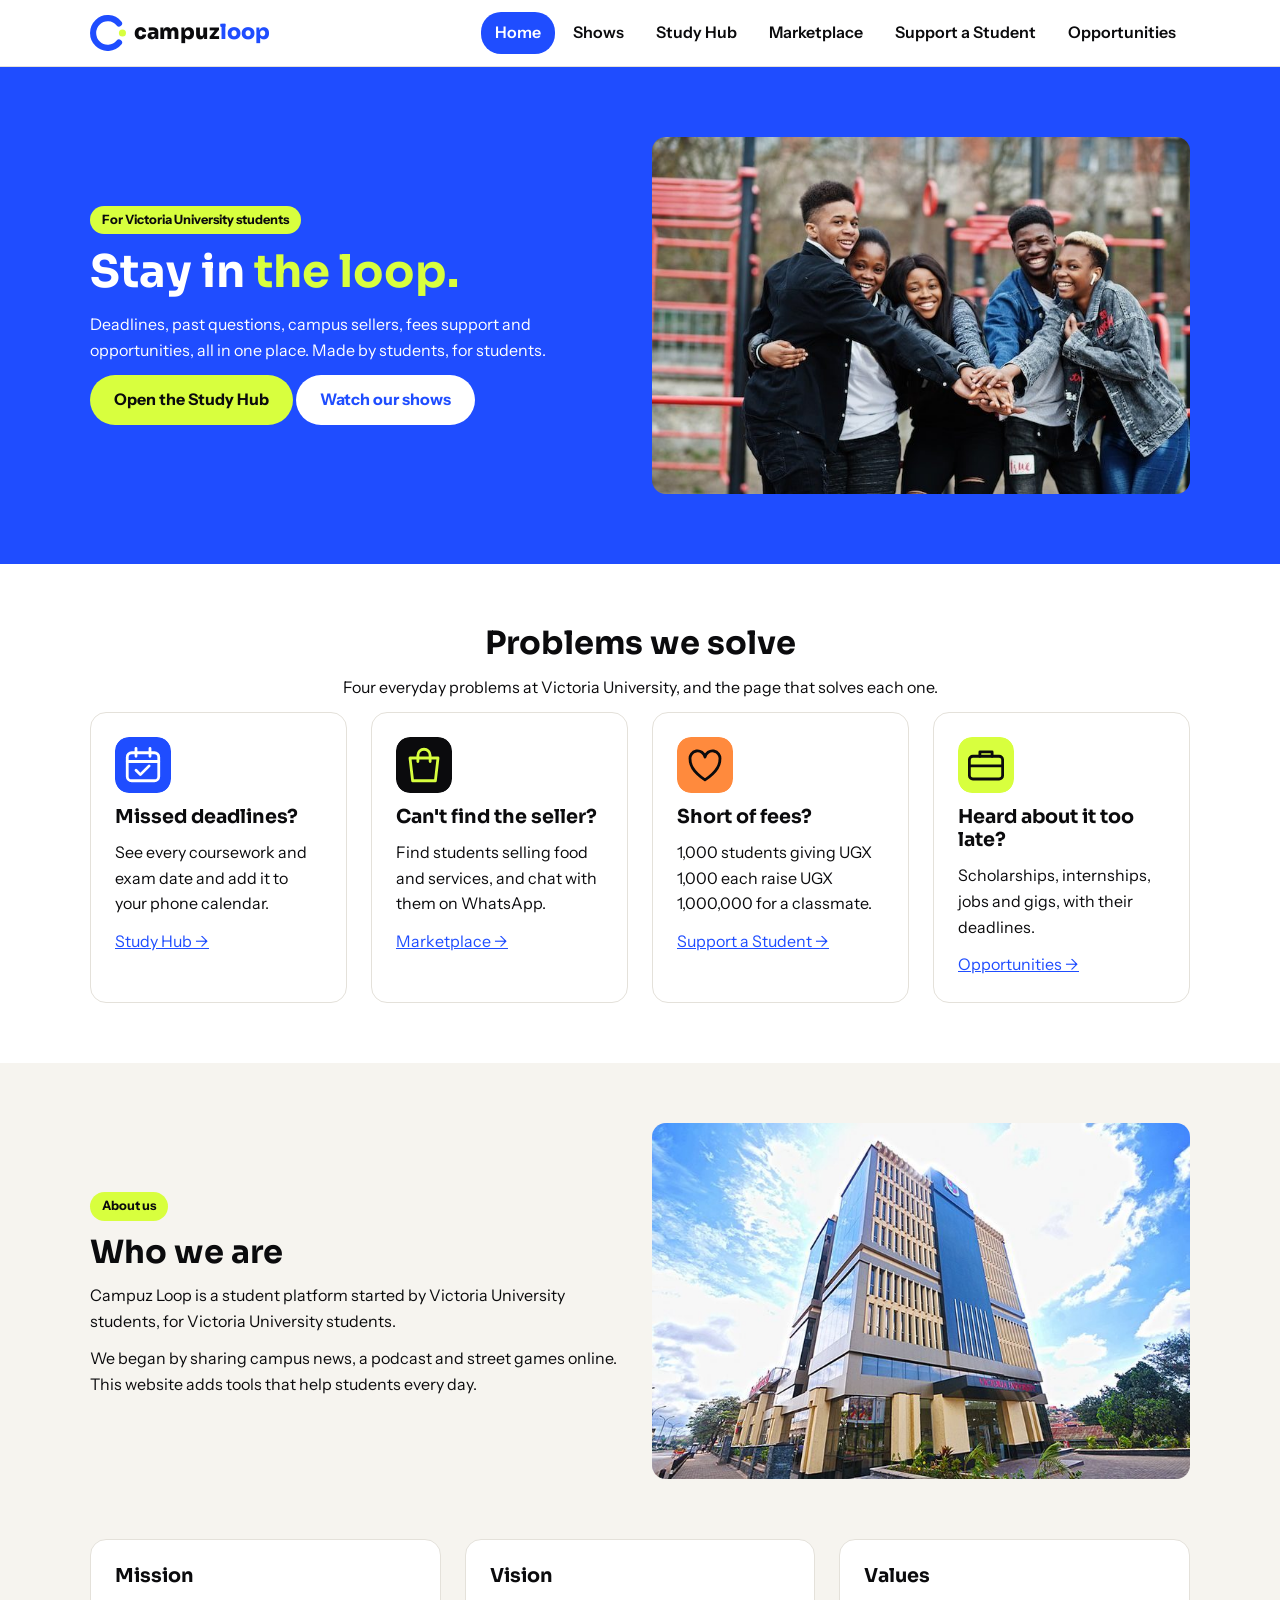
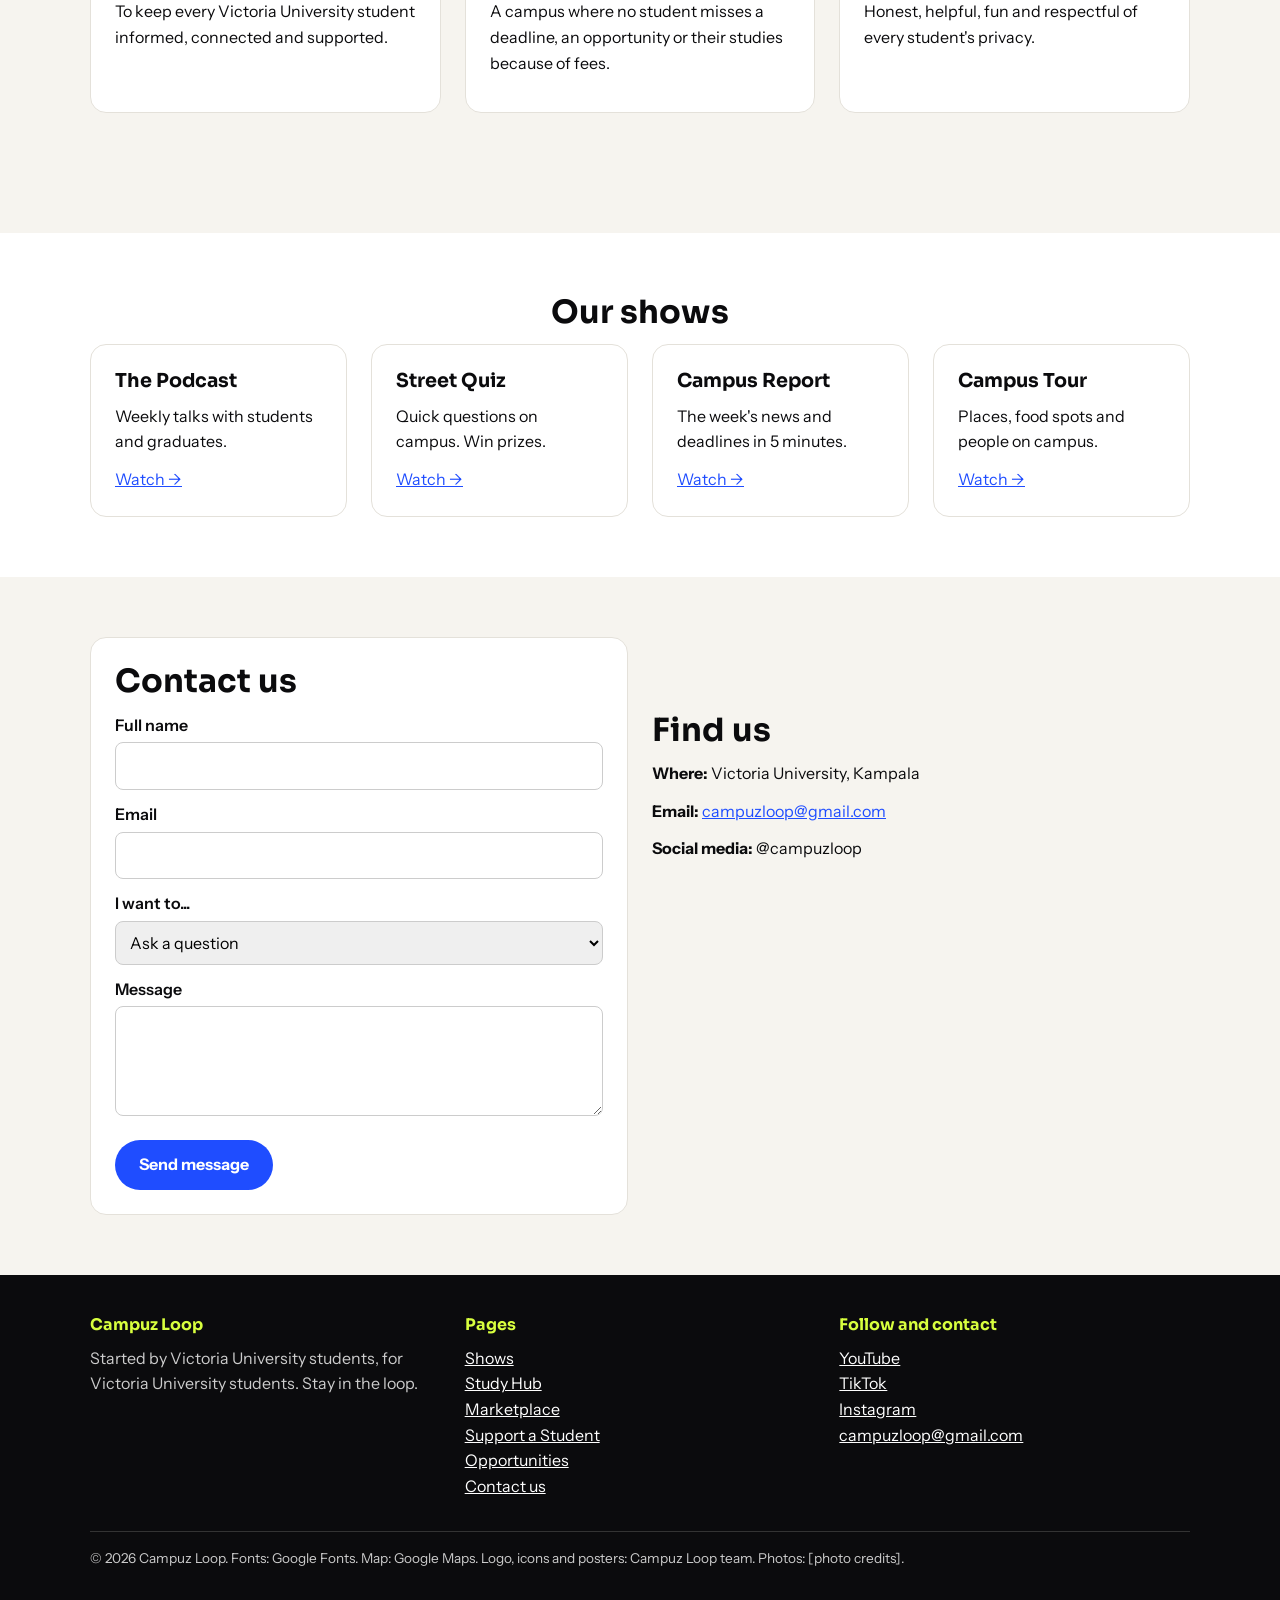
<file: index.html>
<!DOCTYPE html>
<html lang="en">
<head>
  <meta charset="UTF-8">
  <meta name="viewport" content="width=device-width, initial-scale=1.0">
  <title>Campuz Loop | Home</title>
  <meta name="description" content="Campuz Loop: deadlines, a campus marketplace, fees support, opportunities and shows for Victoria University students.">
  <link rel="icon" href="images/favicon.svg">
  <link rel="stylesheet" href="https://fonts.googleapis.com/css2?family=Instrument+Sans:wght@400;600;700&amp;family=Sora:wght@700;800&amp;display=swap">
  <link rel="stylesheet" href="css/style.css">
</head>
<body>

  <!-- HEADER: logo and menu (the same on every page) -->
  <header>
    <div class="container nav-bar">
      <a href="index.html" class="logo">
        <img src="images/logo.svg" alt="Campuz Loop logo" width="36" height="36">
        <span class="logo-name">campuz<span>loop</span></span>
      </a>

      <!-- phone menu button: a hidden checkbox and its label -->
      <input type="checkbox" id="menu-toggle">
      <label for="menu-toggle" class="menu-icon">&#9776;</label>

      <nav>
        <ul class="menu">
          <li><a href="index.html" class="active">Home</a></li>
          <li><a href="shows.html">Shows</a></li>
          <li><a href="study-hub.html">Study Hub</a></li>
          <li><a href="marketplace.html">Marketplace</a></li>
          <li><a href="support.html">Support a Student</a></li>
          <li><a href="opportunities.html">Opportunities</a></li>
        </ul>
      </nav>
    </div>
  </header>

  <main>

    <!-- HERO -->
    <section class="hero">
      <div class="container grid-2">
        <div>
          <span class="tag">For Victoria University students</span>
          <h1>Stay in <span>the loop.</span></h1>
          <p>Deadlines, past questions, campus sellers, fees support and opportunities, all in one place. Made by students, for students.</p>
          <a href="study-hub.html" class="btn btn-lime">Open the Study Hub</a>
          <a href="shows.html" class="btn btn-white">Watch our shows</a>
        </div>
        <img src="images/students-together.jpg" alt="Students stacking their hands together" width="740" height="492">
      </div>
    </section>

    <!-- PROBLEMS WE SOLVE -->
    <section class="section">
      <div class="container">
        <h2 class="center">Problems we solve</h2>
        <p class="center">Four everyday problems at Victoria University, and the page that solves each one.</p>
        <div class="grid-4">
          <div class="card">
            <img src="images/icon-calendar.svg" alt="" class="icon" width="56" height="56">
            <h3>Missed deadlines?</h3>
            <p>See every coursework and exam date and add it to your phone calendar.</p>
            <a href="study-hub.html">Study Hub &rarr;</a>
          </div>
          <div class="card">
            <img src="images/icon-bag.svg" alt="" class="icon" width="56" height="56">
            <h3>Can't find the seller?</h3>
            <p>Find students selling food and services, and chat with them on WhatsApp.</p>
            <a href="marketplace.html">Marketplace &rarr;</a>
          </div>
          <div class="card">
            <img src="images/icon-heart.svg" alt="" class="icon" width="56" height="56">
            <h3>Short of fees?</h3>
            <p>1,000 students giving UGX 1,000 each raise UGX 1,000,000 for a classmate.</p>
            <a href="support.html">Support a Student &rarr;</a>
          </div>
          <div class="card">
            <img src="images/icon-briefcase.svg" alt="" class="icon" width="56" height="56">
            <h3>Heard about it too late?</h3>
            <p>Scholarships, internships, jobs and gigs, with their deadlines.</p>
            <a href="opportunities.html">Opportunities &rarr;</a>
          </div>
        </div>
      </div>
    </section>

    <!-- ABOUT CAMPUZ LOOP -->
    <section class="section light">
      <div class="container">
        <div class="grid-2">
          <div>
            <span class="tag">About us</span>
            <h2>Who we are</h2>
            <p>Campuz Loop is a student platform started by Victoria University students, for Victoria University students.</p>
            <p>We began by sharing campus news, a podcast and street games online. This website adds tools that help students every day.</p>
          </div>
          <img src="images/campus-building.jpg" alt="Victoria University building" width="736" height="488">
        </div>
        <div class="grid-3 section">
          <div class="card">
            <h3>Mission</h3>
            <p>To keep every Victoria University student informed, connected and supported.</p>
          </div>
          <div class="card">
            <h3>Vision</h3>
            <p>A campus where no student misses a deadline, an opportunity or their studies because of fees.</p>
          </div>
          <div class="card">
            <h3>Values</h3>
            <p>Honest, helpful, fun and respectful of every student's privacy.</p>
          </div>
        </div>
      </div>
    </section>

    <!-- SHOWS PREVIEW -->
    <section class="section">
      <div class="container">
        <h2 class="center">Our shows</h2>
        <div class="grid-4">
          <div class="card">
            <h3>The Podcast</h3>
            <p>Weekly talks with students and graduates.</p>
            <a href="shows.html#podcast">Watch &rarr;</a>
          </div>
          <div class="card">
            <h3>Street Quiz</h3>
            <p>Quick questions on campus. Win prizes.</p>
            <a href="shows.html#quiz">Watch &rarr;</a>
          </div>
          <div class="card">
            <h3>Campus Report</h3>
            <p>The week's news and deadlines in 5 minutes.</p>
            <a href="shows.html#report">Watch &rarr;</a>
          </div>
          <div class="card">
            <h3>Campus Tour</h3>
            <p>Places, food spots and people on campus.</p>
            <a href="shows.html#tour">Watch &rarr;</a>
          </div>
        </div>
      </div>
    </section>

    <!-- CONTACT US -->
    <section class="section light" id="contact">
      <div class="container grid-2">
        <form action="mailto:campuzloop@gmail.com" method="post" enctype="text/plain">
          <h2>Contact us</h2>
          <label for="name">Full name</label>
          <input type="text" id="name" name="name" required>

          <label for="email">Email</label>
          <input type="email" id="email" name="email" required>

          <label for="reason">I want to...</label>
          <select id="reason" name="reason">
            <option>Ask a question</option>
            <option>Be on a show</option>
            <option>Join the team</option>
            <option>Partner with us</option>
          </select>

          <label for="message">Message</label>
          <textarea id="message" name="message" required></textarea>

          <button type="submit" class="btn">Send message</button>
        </form>
        <div>
          <h2>Find us</h2>
          <p><strong>Where:</strong> Victoria University, Kampala</p>
          <p><strong>Email:</strong> <a href="mailto:campuzloop@gmail.com">campuzloop@gmail.com</a></p>
          <p><strong>Social media:</strong> @campuzloop</p>
          <iframe src="https://www.google.com/maps?q=Victoria+University+Kampala&amp;output=embed" title="Map of Victoria University" height="260" loading="lazy"></iframe>
        </div>
      </div>
    </section>

  </main>

  <!-- FOOTER (the same on every page) -->
  <footer>
    <div class="container grid-3">
      <div>
        <h2>Campuz Loop</h2>
        <p>Started by Victoria University students, for Victoria University students. Stay in the loop.</p>
      </div>
      <div>
        <h2>Pages</h2>
        <ul>
          <li><a href="shows.html">Shows</a></li>
          <li><a href="study-hub.html">Study Hub</a></li>
          <li><a href="marketplace.html">Marketplace</a></li>
          <li><a href="support.html">Support a Student</a></li>
          <li><a href="opportunities.html">Opportunities</a></li>
          <li><a href="index.html#contact">Contact us</a></li>
        </ul>
      </div>
      <div>
        <h2>Follow and contact</h2>
        <ul>
          <li><a href="https://www.youtube.com/@campuzloop">YouTube</a></li>
          <li><a href="https://www.tiktok.com/@campuzloop">TikTok</a></li>
          <li><a href="https://www.instagram.com/campuzloop">Instagram</a></li>
          <li><a href="mailto:campuzloop@gmail.com">campuzloop@gmail.com</a></li>
        </ul>
      </div>
    </div>
    <div class="container copyright">
      <p>&copy; 2026 Campuz Loop. Fonts: Google Fonts. Map: Google Maps. Logo, icons and posters: Campuz Loop team. Photos: [photo credits].</p>
    </div>
  </footer>

</body>
</html>
</file>
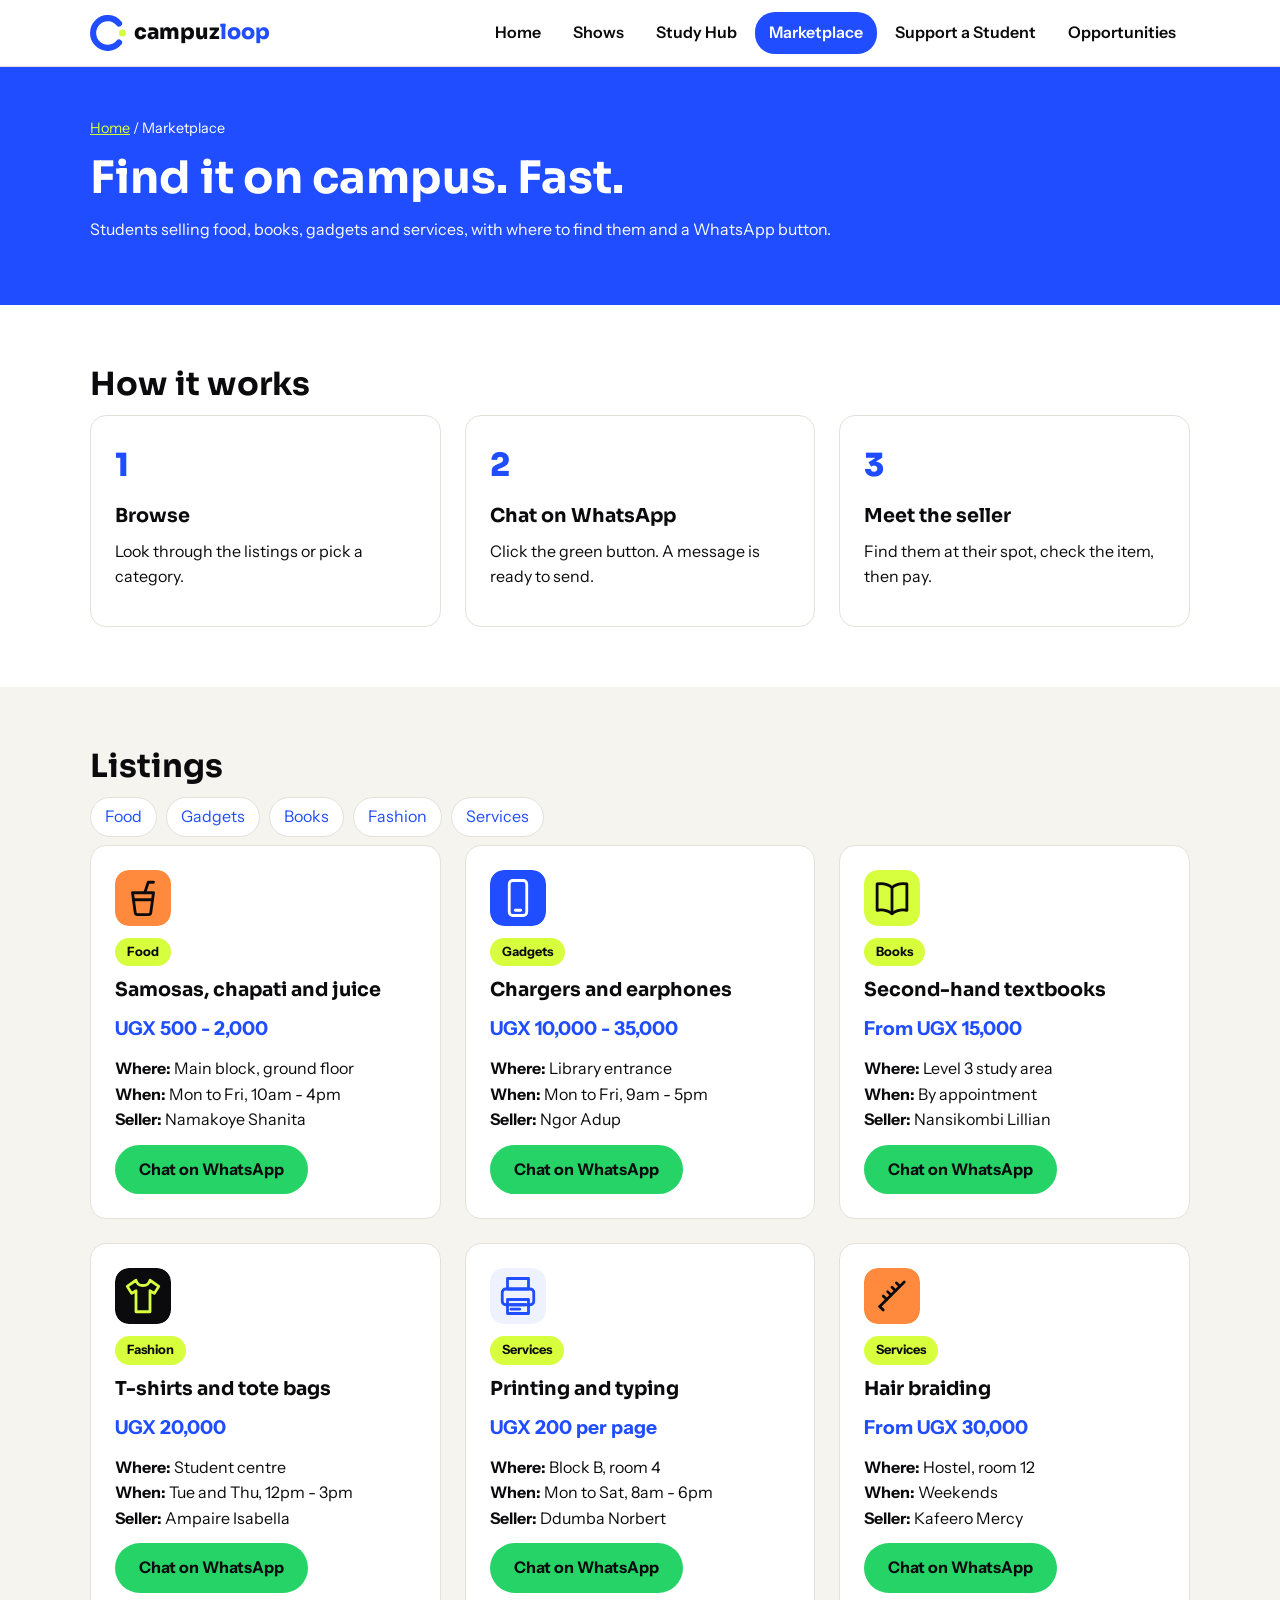
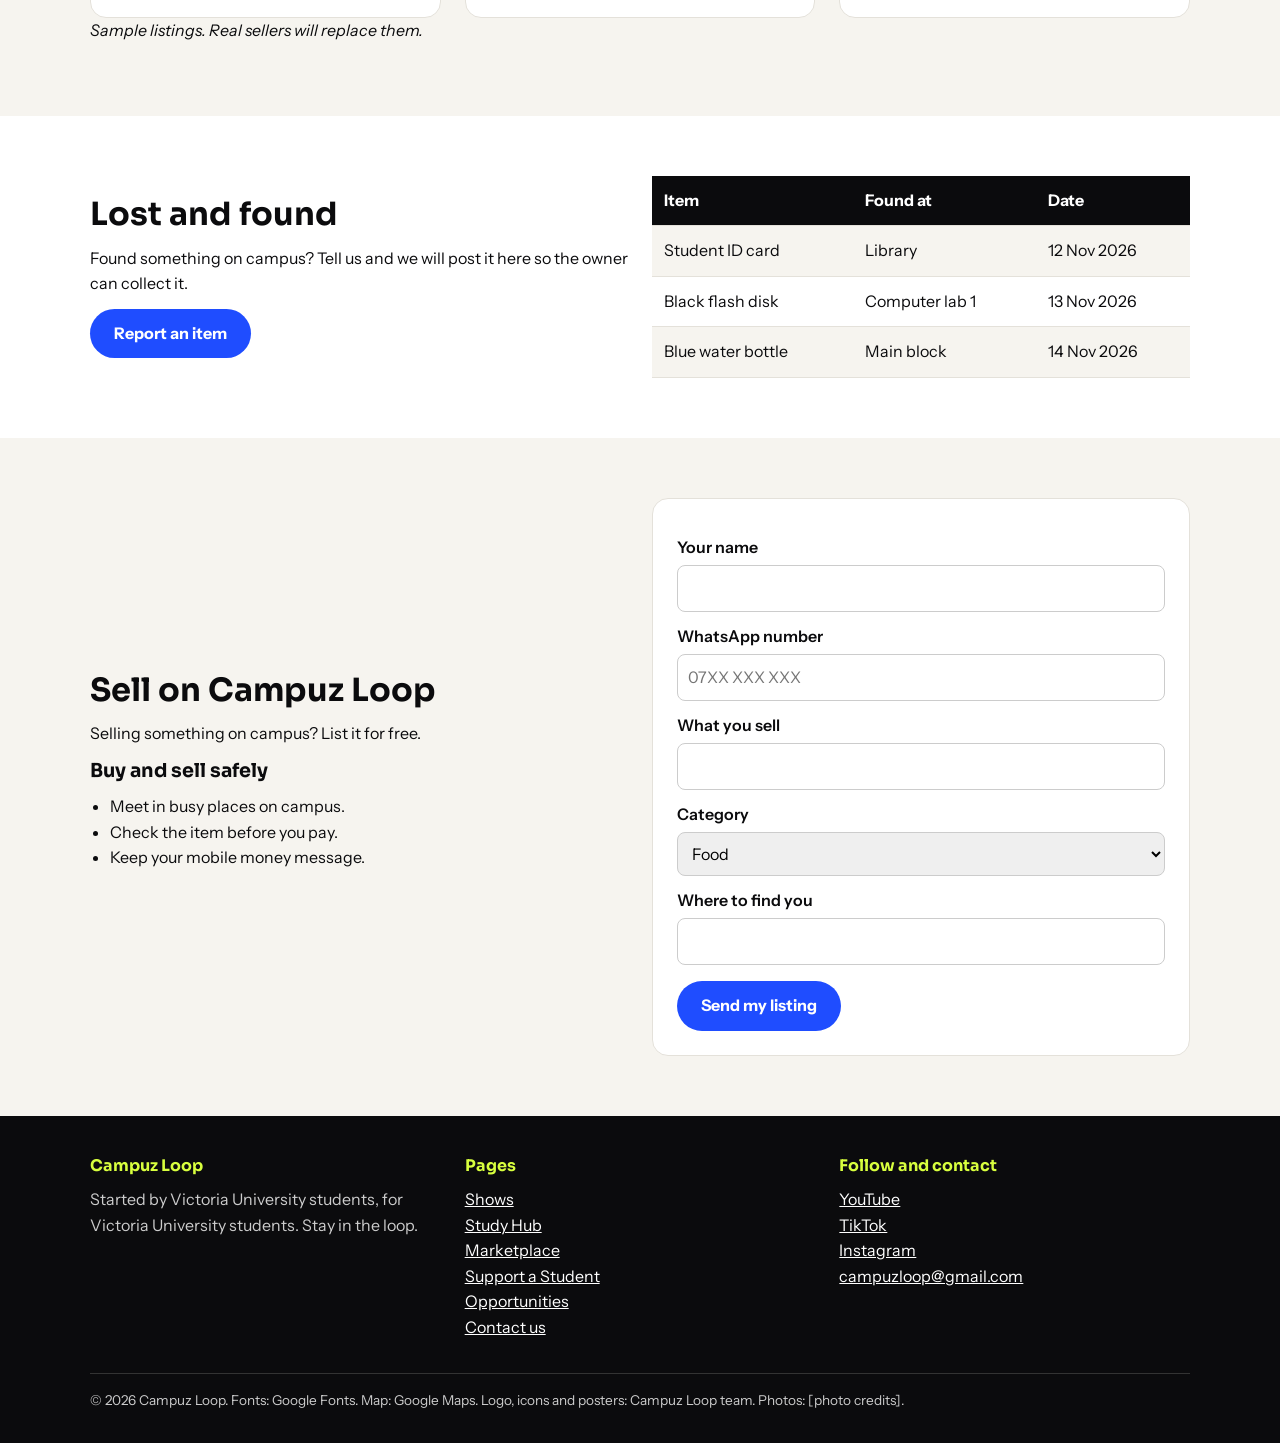
<file: marketplace.html>
<!DOCTYPE html>
<html lang="en">
<head>
  <meta charset="UTF-8">
  <meta name="viewport" content="width=device-width, initial-scale=1.0">
  <title>Campuz Loop | Marketplace</title>
  <meta name="description" content="Find students selling food, books, gadgets and services on campus, and chat with them on WhatsApp.">
  <link rel="icon" href="images/favicon.svg">
  <link rel="stylesheet" href="https://fonts.googleapis.com/css2?family=Instrument+Sans:wght@400;600;700&amp;family=Sora:wght@700;800&amp;display=swap">
  <link rel="stylesheet" href="css/style.css">
</head>
<body>

  <!-- HEADER: logo and menu (the same on every page) -->
  <header>
    <div class="container nav-bar">
      <a href="index.html" class="logo">
        <img src="images/logo.svg" alt="Campuz Loop logo" width="36" height="36">
        <span class="logo-name">campuz<span>loop</span></span>
      </a>

      <!-- phone menu button: a hidden checkbox and its label -->
      <input type="checkbox" id="menu-toggle">
      <label for="menu-toggle" class="menu-icon">&#9776;</label>

      <nav>
        <ul class="menu">
          <li><a href="index.html">Home</a></li>
          <li><a href="shows.html">Shows</a></li>
          <li><a href="study-hub.html">Study Hub</a></li>
          <li><a href="marketplace.html" class="active">Marketplace</a></li>
          <li><a href="support.html">Support a Student</a></li>
          <li><a href="opportunities.html">Opportunities</a></li>
        </ul>
      </nav>
    </div>
  </header>

  <main>

    <!-- PAGE BANNER -->
    <section class="banner">
      <div class="container">
        <p class="breadcrumb"><a href="index.html">Home</a> / Marketplace</p>
        <h1>Find it on campus. Fast.</h1>
        <p>Students selling food, books, gadgets and services, with where to find them and a WhatsApp button.</p>
      </div>
    </section>

    <!-- HOW IT WORKS -->
    <section class="section">
      <div class="container">
        <h2>How it works</h2>
        <div class="grid-3">
          <div class="card">
            <p class="number">1</p>
            <h3>Browse</h3>
            <p>Look through the listings or pick a category.</p>
          </div>
          <div class="card">
            <p class="number">2</p>
            <h3>Chat on WhatsApp</h3>
            <p>Click the green button. A message is ready to send.</p>
          </div>
          <div class="card">
            <p class="number">3</p>
            <h3>Meet the seller</h3>
            <p>Find them at their spot, check the item, then pay.</p>
          </div>
        </div>
      </div>
    </section>

    <!-- LISTINGS -->
    <section class="section light">
      <div class="container">
        <h2>Listings</h2>
        <div class="links">
          <a href="#food">Food</a>
          <a href="#gadgets">Gadgets</a>
          <a href="#books">Books</a>
          <a href="#fashion">Fashion</a>
          <a href="#services">Services</a>
        </div>
        <div class="grid-3">
          <div class="card" id="food">
            <img src="images/icon-food.svg" alt="" class="icon" width="56" height="56">
            <span class="tag">Food</span>
            <h3>Samosas, chapati and juice</h3>
            <p class="price">UGX 500 - 2,000</p>
            <p><strong>Where:</strong> Main block, ground floor<br><strong>When:</strong> Mon to Fri, 10am - 4pm<br><strong>Seller:</strong> Namakoye Shanita</p>
            <a href="https://wa.me/256705617116?text=Hi%2C%20I%20saw%20your%20snacks%20on%20Campuz%20Loop." class="btn btn-green">Chat on WhatsApp</a>
          </div>
          <div class="card" id="gadgets">
            <img src="images/icon-gadget.svg" alt="" class="icon" width="56" height="56">
            <span class="tag">Gadgets</span>
            <h3>Chargers and earphones</h3>
            <p class="price">UGX 10,000 - 35,000</p>
            <p><strong>Where:</strong> Library entrance<br><strong>When:</strong> Mon to Fri, 9am - 5pm<br><strong>Seller:</strong> Ngor Adup</p>
            <a href="https://wa.me/256705617116?text=Hi%2C%20I%20saw%20your%20gadgets%20on%20Campuz%20Loop." class="btn btn-green">Chat on WhatsApp</a>
          </div>
          <div class="card" id="books">
            <img src="images/icon-book.svg" alt="" class="icon" width="56" height="56">
            <span class="tag">Books</span>
            <h3>Second-hand textbooks</h3>
            <p class="price">From UGX 15,000</p>
            <p><strong>Where:</strong> Level 3 study area<br><strong>When:</strong> By appointment<br><strong>Seller:</strong> Nansikombi Lillian</p>
            <a href="https://wa.me/256705617116?text=Hi%2C%20I%20saw%20your%20books%20on%20Campuz%20Loop." class="btn btn-green">Chat on WhatsApp</a>
          </div>
          <div class="card" id="fashion">
            <img src="images/icon-fashion.svg" alt="" class="icon" width="56" height="56">
            <span class="tag">Fashion</span>
            <h3>T-shirts and tote bags</h3>
            <p class="price">UGX 20,000</p>
            <p><strong>Where:</strong> Student centre<br><strong>When:</strong> Tue and Thu, 12pm - 3pm<br><strong>Seller:</strong> Ampaire Isabella</p>
            <a href="https://wa.me/256705617116?text=Hi%2C%20I%20saw%20your%20T-shirts%20on%20Campuz%20Loop." class="btn btn-green">Chat on WhatsApp</a>
          </div>
          <div class="card" id="services">
            <img src="images/icon-print.svg" alt="" class="icon" width="56" height="56">
            <span class="tag">Services</span>
            <h3>Printing and typing</h3>
            <p class="price">UGX 200 per page</p>
            <p><strong>Where:</strong> Block B, room 4<br><strong>When:</strong> Mon to Sat, 8am - 6pm<br><strong>Seller:</strong> Ddumba Norbert</p>
            <a href="https://wa.me/256705617116?text=Hi%2C%20I%20saw%20your%20printing%20on%20Campuz%20Loop." class="btn btn-green">Chat on WhatsApp</a>
          </div>
          <div class="card">
            <img src="images/icon-beauty.svg" alt="" class="icon" width="56" height="56">
            <span class="tag">Services</span>
            <h3>Hair braiding</h3>
            <p class="price">From UGX 30,000</p>
            <p><strong>Where:</strong> Hostel, room 12<br><strong>When:</strong> Weekends<br><strong>Seller:</strong> Kafeero Mercy</p>
            <a href="https://wa.me/256705617116?text=Hi%2C%20I%20saw%20your%20hair%20service%20on%20Campuz%20Loop." class="btn btn-green">Chat on WhatsApp</a>
          </div>
        </div>
        <p><em>Sample listings. Real sellers will replace them.</em></p>
      </div>
    </section>

    <!-- LOST AND FOUND -->
    <section class="section" id="lost">
      <div class="container grid-2">
        <div>
          <h2>Lost and found</h2>
          <p>Found something on campus? Tell us and we will post it here so the owner can collect it.</p>
          <a href="mailto:campuzloop@gmail.com" class="btn">Report an item</a>
        </div>
        <div class="table-box">
          <table>
            <tr>
              <th>Item</th>
              <th>Found at</th>
              <th>Date</th>
            </tr>
            <tr>
              <td>Student ID card</td>
              <td>Library</td>
              <td>12 Nov 2026</td>
            </tr>
            <tr>
              <td>Black flash disk</td>
              <td>Computer lab 1</td>
              <td>13 Nov 2026</td>
            </tr>
            <tr>
              <td>Blue water bottle</td>
              <td>Main block</td>
              <td>14 Nov 2026</td>
            </tr>
          </table>
        </div>
      </div>
    </section>

    <!-- SELL WITH US -->
    <section class="section light">
      <div class="container grid-2">
        <div>
          <h2>Sell on Campuz Loop</h2>
          <p>Selling something on campus? List it for free.</p>
          <h3>Buy and sell safely</h3>
          <ul>
            <li>Meet in busy places on campus.</li>
            <li>Check the item before you pay.</li>
            <li>Keep your mobile money message.</li>
          </ul>
        </div>
        <form action="mailto:campuzloop@gmail.com" method="post" enctype="text/plain">
          <label for="seller">Your name</label>
          <input type="text" id="seller" name="seller" required>

          <label for="whatsapp">WhatsApp number</label>
          <input type="tel" id="whatsapp" name="whatsapp" placeholder="07XX XXX XXX" required>

          <label for="item">What you sell</label>
          <input type="text" id="item" name="item" required>

          <label for="category">Category</label>
          <select id="category" name="category">
            <option>Food</option>
            <option>Gadgets</option>
            <option>Books</option>
            <option>Fashion</option>
            <option>Services</option>
          </select>

          <label for="where">Where to find you</label>
          <input type="text" id="where" name="where" required>

          <button type="submit" class="btn">Send my listing</button>
        </form>
      </div>
    </section>

  </main>

  <!-- FOOTER (the same on every page) -->
  <footer>
    <div class="container grid-3">
      <div>
        <h2>Campuz Loop</h2>
        <p>Started by Victoria University students, for Victoria University students. Stay in the loop.</p>
      </div>
      <div>
        <h2>Pages</h2>
        <ul>
          <li><a href="shows.html">Shows</a></li>
          <li><a href="study-hub.html">Study Hub</a></li>
          <li><a href="marketplace.html">Marketplace</a></li>
          <li><a href="support.html">Support a Student</a></li>
          <li><a href="opportunities.html">Opportunities</a></li>
          <li><a href="index.html#contact">Contact us</a></li>
        </ul>
      </div>
      <div>
        <h2>Follow and contact</h2>
        <ul>
          <li><a href="https://www.youtube.com/@campuzloop">YouTube</a></li>
          <li><a href="https://www.tiktok.com/@campuzloop">TikTok</a></li>
          <li><a href="https://www.instagram.com/campuzloop">Instagram</a></li>
          <li><a href="mailto:campuzloop@gmail.com">campuzloop@gmail.com</a></li>
        </ul>
      </div>
    </div>
    <div class="container copyright">
      <p>&copy; 2026 Campuz Loop. Fonts: Google Fonts. Map: Google Maps. Logo, icons and posters: Campuz Loop team. Photos: [photo credits].</p>
    </div>
  </footer>

</body>
</html>
</file>
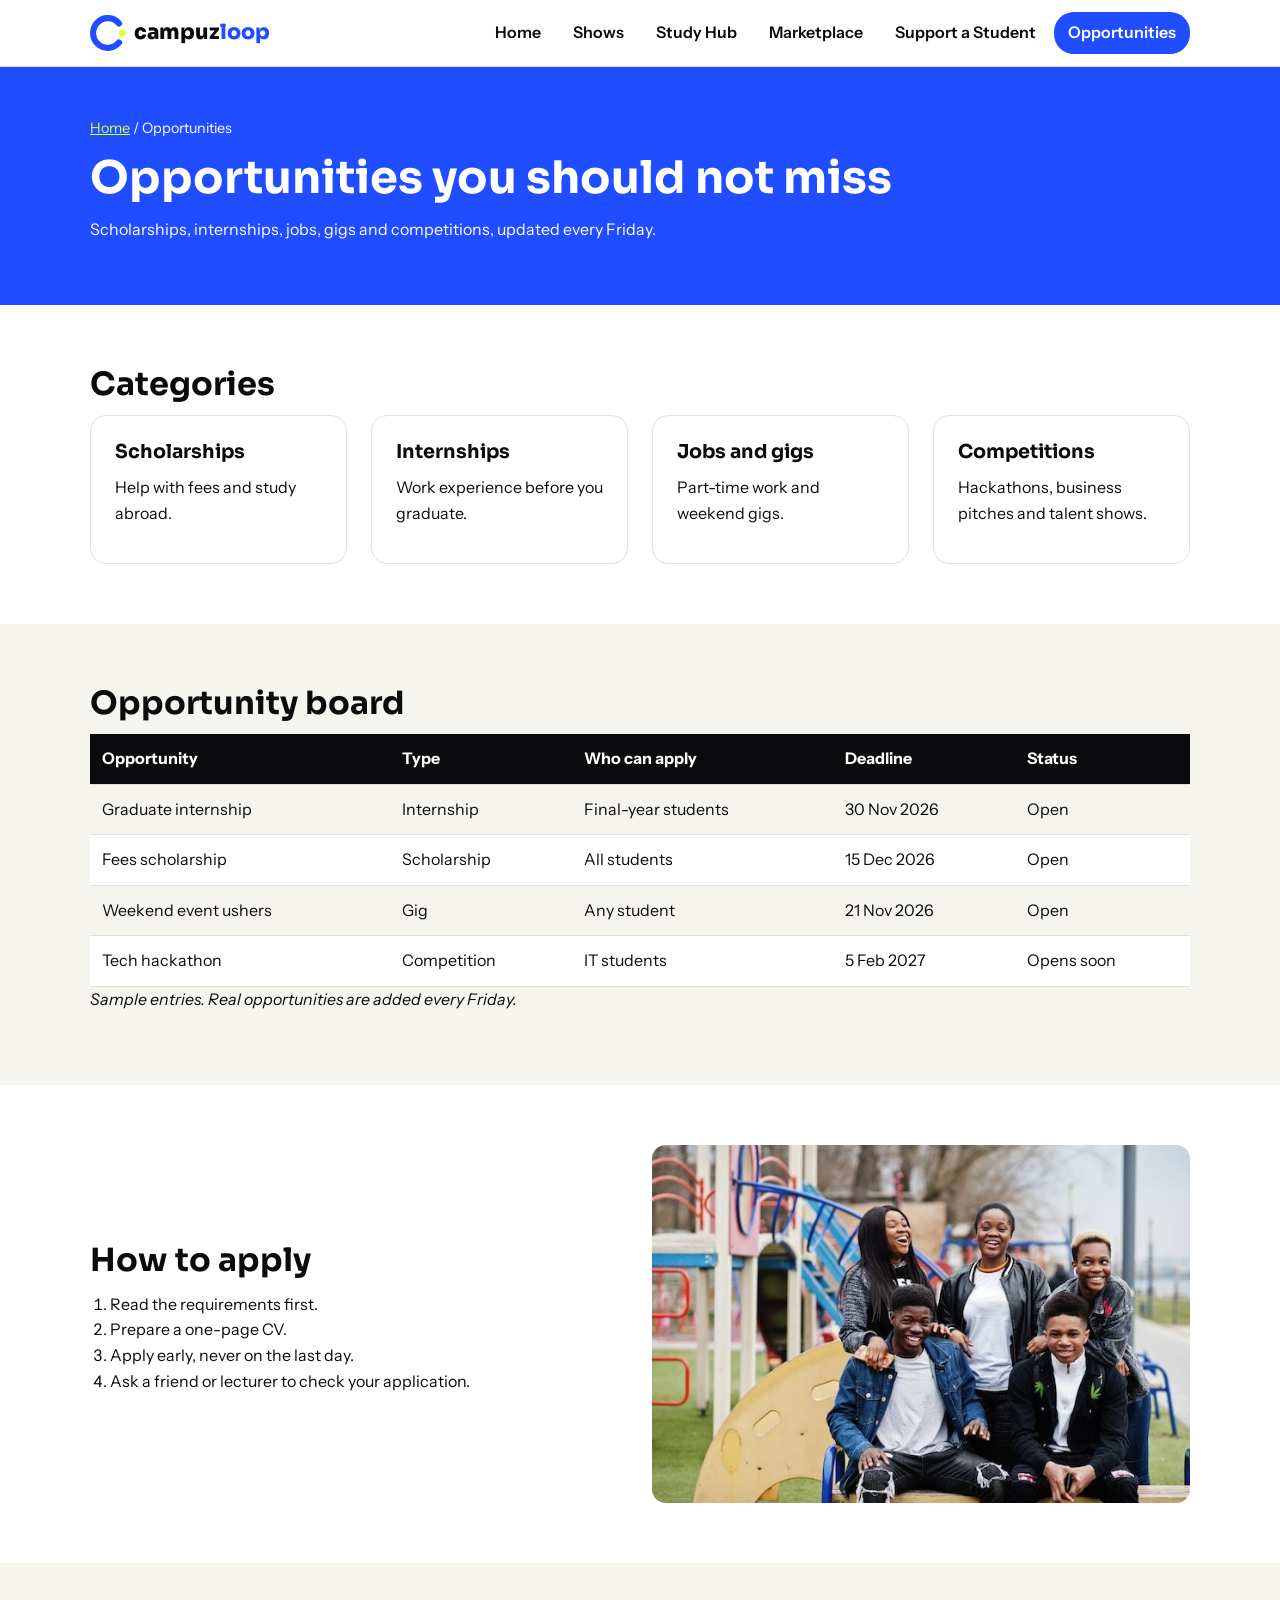
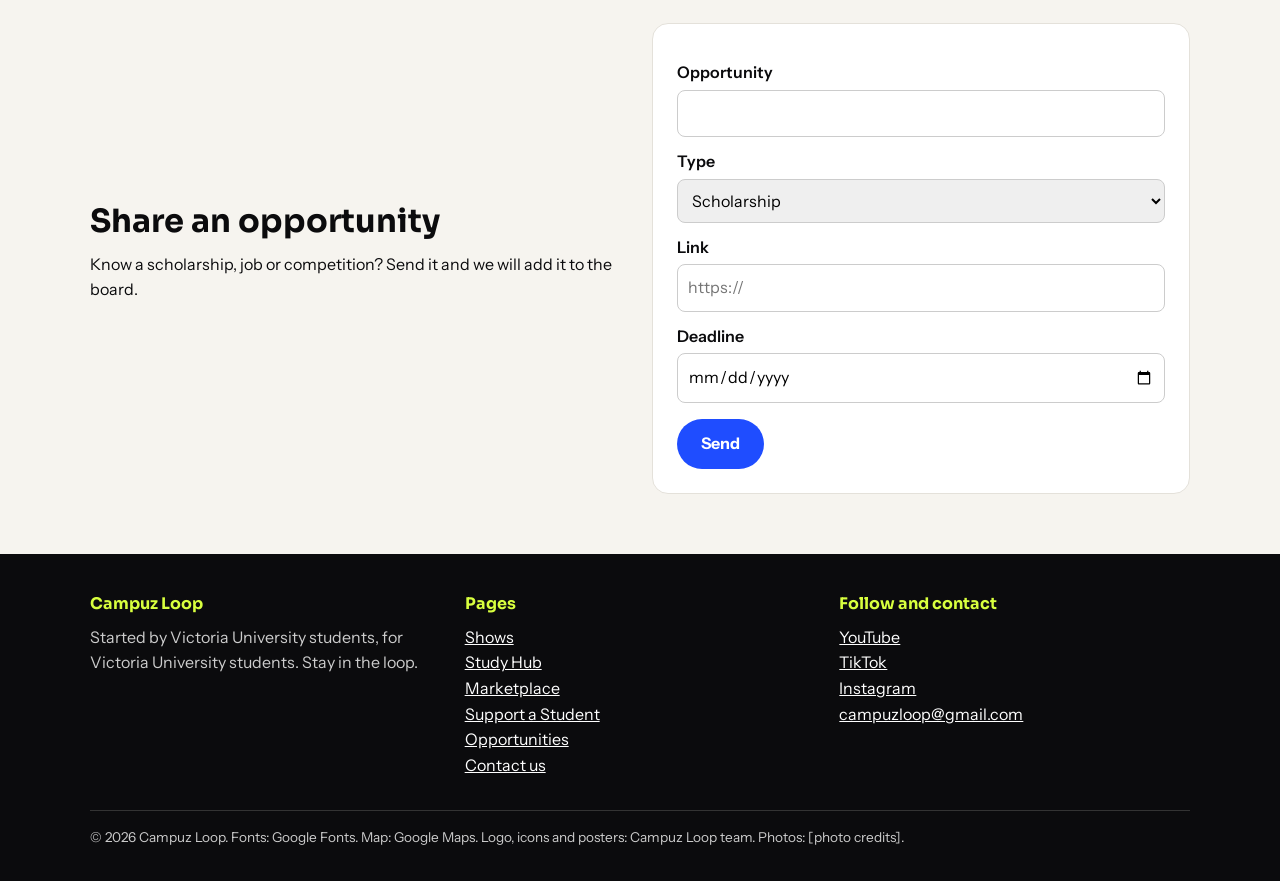
<file: opportunities.html>
<!DOCTYPE html>
<html lang="en">
<head>
  <meta charset="UTF-8">
  <meta name="viewport" content="width=device-width, initial-scale=1.0">
  <title>Campuz Loop | Opportunities</title>
  <meta name="description" content="Scholarships, internships, jobs, gigs and competitions for Victoria University students.">
  <link rel="icon" href="images/favicon.svg">
  <link rel="stylesheet" href="https://fonts.googleapis.com/css2?family=Instrument+Sans:wght@400;600;700&amp;family=Sora:wght@700;800&amp;display=swap">
  <link rel="stylesheet" href="css/style.css">
</head>
<body>

  <!-- HEADER: logo and menu (the same on every page) -->
  <header>
    <div class="container nav-bar">
      <a href="index.html" class="logo">
        <img src="images/logo.svg" alt="Campuz Loop logo" width="36" height="36">
        <span class="logo-name">campuz<span>loop</span></span>
      </a>

      <!-- phone menu button: a hidden checkbox and its label -->
      <input type="checkbox" id="menu-toggle">
      <label for="menu-toggle" class="menu-icon">&#9776;</label>

      <nav>
        <ul class="menu">
          <li><a href="index.html">Home</a></li>
          <li><a href="shows.html">Shows</a></li>
          <li><a href="study-hub.html">Study Hub</a></li>
          <li><a href="marketplace.html">Marketplace</a></li>
          <li><a href="support.html">Support a Student</a></li>
          <li><a href="opportunities.html" class="active">Opportunities</a></li>
        </ul>
      </nav>
    </div>
  </header>

  <main>

    <!-- PAGE BANNER -->
    <section class="banner">
      <div class="container">
        <p class="breadcrumb"><a href="index.html">Home</a> / Opportunities</p>
        <h1>Opportunities you should not miss</h1>
        <p>Scholarships, internships, jobs, gigs and competitions, updated every Friday.</p>
      </div>
    </section>

    <!-- CATEGORIES -->
    <section class="section">
      <div class="container">
        <h2>Categories</h2>
        <div class="grid-4">
          <div class="card">
            <h3>Scholarships</h3>
            <p>Help with fees and study abroad.</p>
          </div>
          <div class="card">
            <h3>Internships</h3>
            <p>Work experience before you graduate.</p>
          </div>
          <div class="card">
            <h3>Jobs and gigs</h3>
            <p>Part-time work and weekend gigs.</p>
          </div>
          <div class="card">
            <h3>Competitions</h3>
            <p>Hackathons, business pitches and talent shows.</p>
          </div>
        </div>
      </div>
    </section>

    <!-- OPPORTUNITY BOARD -->
    <section class="section light">
      <div class="container">
        <h2>Opportunity board</h2>
        <div class="table-box">
          <table>
            <tr>
              <th>Opportunity</th>
              <th>Type</th>
              <th>Who can apply</th>
              <th>Deadline</th>
              <th>Status</th>
            </tr>
            <tr>
              <td>Graduate internship</td>
              <td>Internship</td>
              <td>Final-year students</td>
              <td>30 Nov 2026</td>
              <td>Open</td>
            </tr>
            <tr>
              <td>Fees scholarship</td>
              <td>Scholarship</td>
              <td>All students</td>
              <td>15 Dec 2026</td>
              <td>Open</td>
            </tr>
            <tr>
              <td>Weekend event ushers</td>
              <td>Gig</td>
              <td>Any student</td>
              <td>21 Nov 2026</td>
              <td>Open</td>
            </tr>
            <tr>
              <td>Tech hackathon</td>
              <td>Competition</td>
              <td>IT students</td>
              <td>5 Feb 2027</td>
              <td>Opens soon</td>
            </tr>
          </table>
        </div>
        <p><em>Sample entries. Real opportunities are added every Friday.</em></p>
      </div>
    </section>

    <!-- HOW TO APPLY -->
    <section class="section">
      <div class="container grid-2">
        <div>
          <h2>How to apply</h2>
          <ol>
            <li>Read the requirements first.</li>
            <li>Prepare a one-page CV.</li>
            <li>Apply early, never on the last day.</li>
            <li>Ask a friend or lecturer to check your application.</li>
          </ol>
        </div>
        <img src="images/students-group.jpg" alt="Students working together" width="626" height="417">
      </div>
    </section>

    <!-- SHARE AN OPPORTUNITY -->
    <section class="section light">
      <div class="container grid-2">
        <div>
          <h2>Share an opportunity</h2>
          <p>Know a scholarship, job or competition? Send it and we will add it to the board.</p>
        </div>
        <form action="mailto:campuzloop@gmail.com" method="post" enctype="text/plain">
          <label for="title">Opportunity</label>
          <input type="text" id="title" name="title" required>

          <label for="opp-type">Type</label>
          <select id="opp-type" name="type">
            <option>Scholarship</option>
            <option>Internship</option>
            <option>Job or gig</option>
            <option>Competition</option>
          </select>

          <label for="opp-link">Link</label>
          <input type="url" id="opp-link" name="link" placeholder="https://">

          <label for="deadline">Deadline</label>
          <input type="date" id="deadline" name="deadline">

          <button type="submit" class="btn">Send</button>
        </form>
      </div>
    </section>

  </main>

  <!-- FOOTER (the same on every page) -->
  <footer>
    <div class="container grid-3">
      <div>
        <h2>Campuz Loop</h2>
        <p>Started by Victoria University students, for Victoria University students. Stay in the loop.</p>
      </div>
      <div>
        <h2>Pages</h2>
        <ul>
          <li><a href="shows.html">Shows</a></li>
          <li><a href="study-hub.html">Study Hub</a></li>
          <li><a href="marketplace.html">Marketplace</a></li>
          <li><a href="support.html">Support a Student</a></li>
          <li><a href="opportunities.html">Opportunities</a></li>
          <li><a href="index.html#contact">Contact us</a></li>
        </ul>
      </div>
      <div>
        <h2>Follow and contact</h2>
        <ul>
          <li><a href="https://www.youtube.com/@campuzloop">YouTube</a></li>
          <li><a href="https://www.tiktok.com/@campuzloop">TikTok</a></li>
          <li><a href="https://www.instagram.com/campuzloop">Instagram</a></li>
          <li><a href="mailto:campuzloop@gmail.com">campuzloop@gmail.com</a></li>
        </ul>
      </div>
    </div>
    <div class="container copyright">
      <p>&copy; 2026 Campuz Loop. Fonts: Google Fonts. Map: Google Maps. Logo, icons and posters: Campuz Loop team. Photos: [photo credits].</p>
    </div>
  </footer>

</body>
</html>
</file>
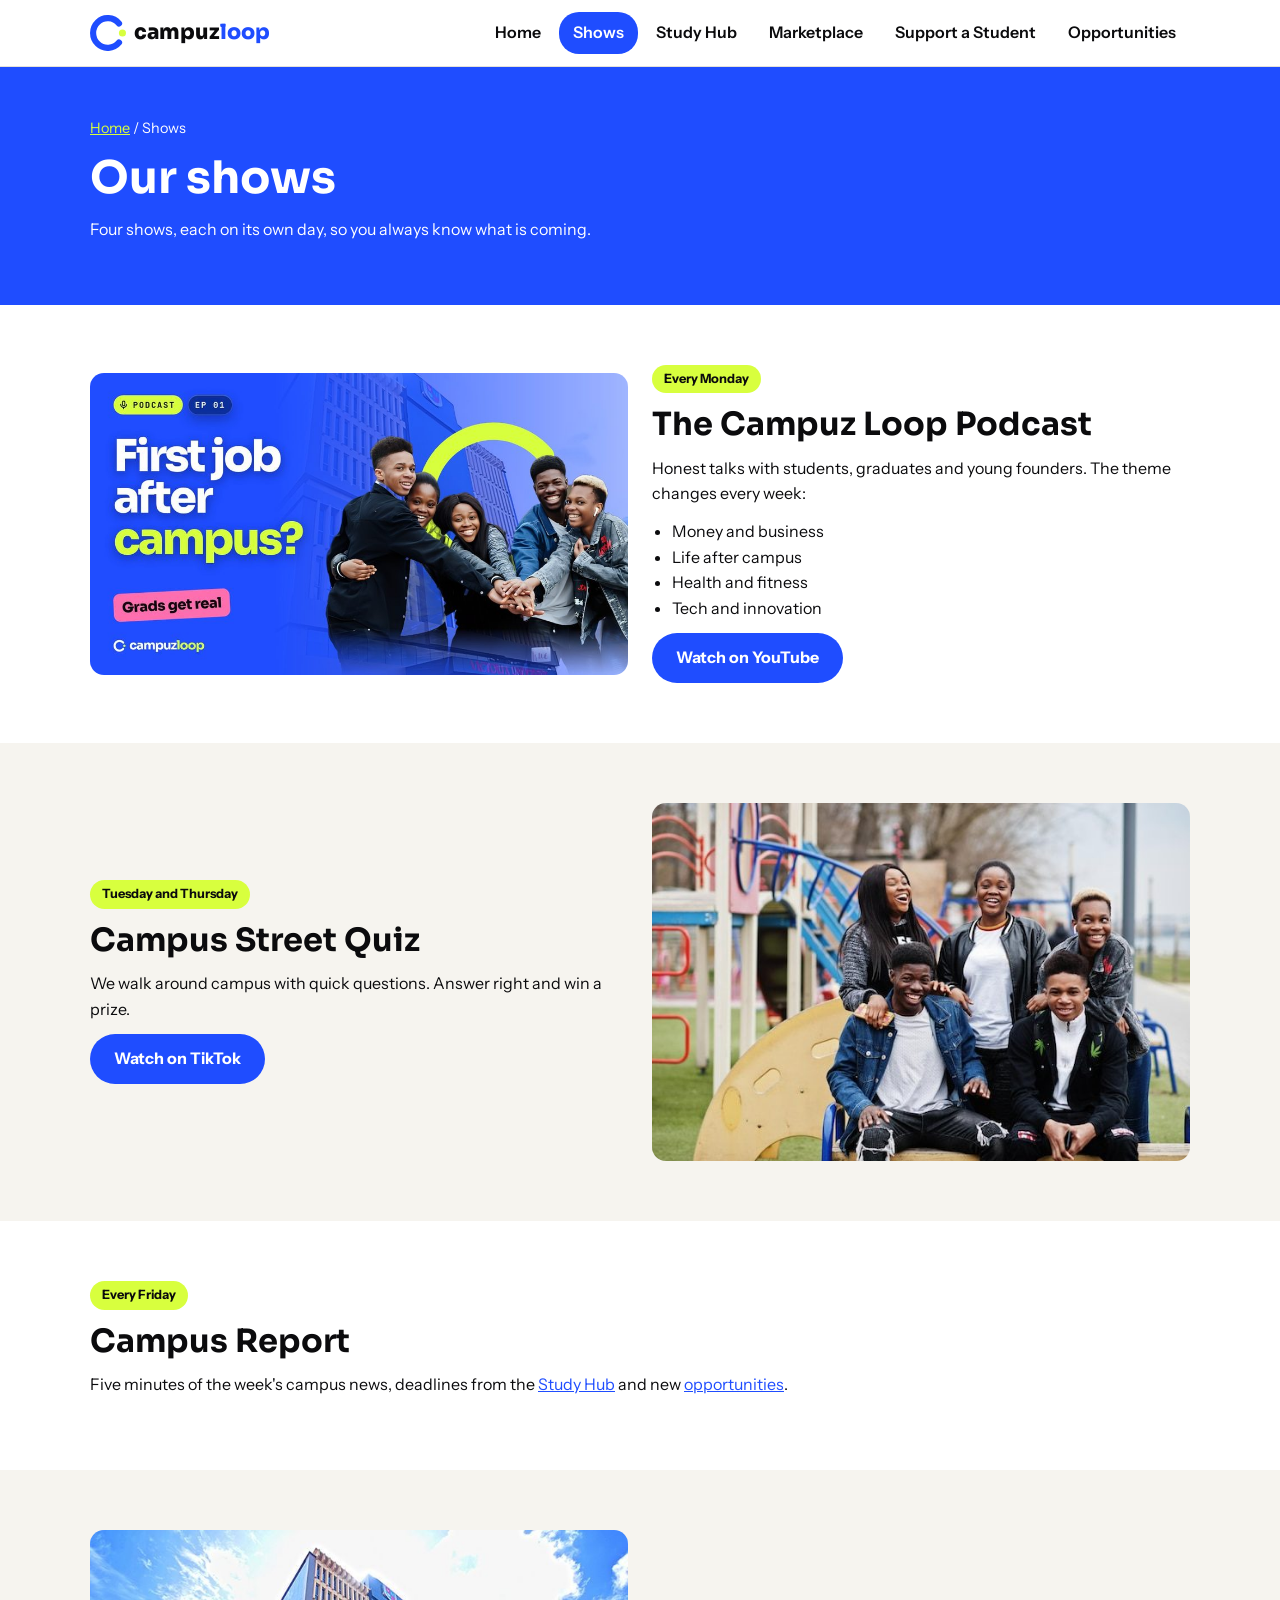
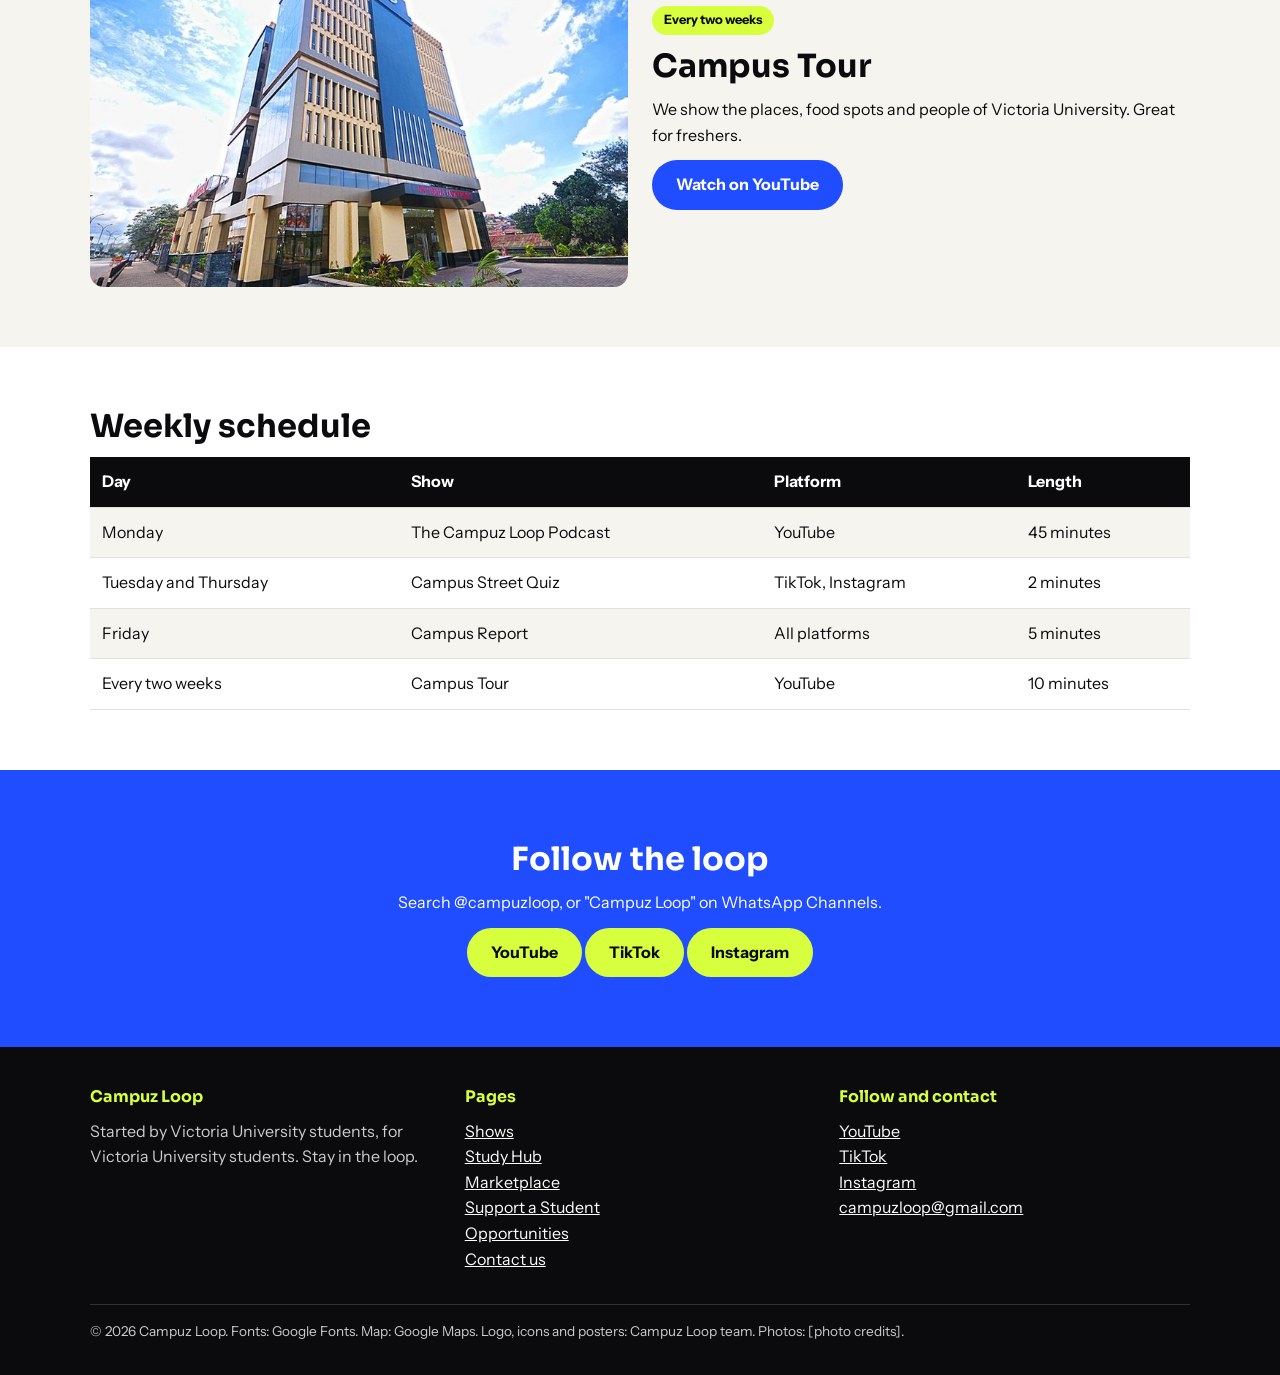
<file: shows.html>
<!DOCTYPE html>
<html lang="en">
<head>
  <meta charset="UTF-8">
  <meta name="viewport" content="width=device-width, initial-scale=1.0">
  <title>Campuz Loop | Shows</title>
  <meta name="description" content="The Campuz Loop Podcast, Street Quiz, Campus Report and Campus Tour.">
  <link rel="icon" href="images/favicon.svg">
  <link rel="stylesheet" href="https://fonts.googleapis.com/css2?family=Instrument+Sans:wght@400;600;700&amp;family=Sora:wght@700;800&amp;display=swap">
  <link rel="stylesheet" href="css/style.css">
</head>
<body>

  <!-- HEADER: logo and menu (the same on every page) -->
  <header>
    <div class="container nav-bar">
      <a href="index.html" class="logo">
        <img src="images/logo.svg" alt="Campuz Loop logo" width="36" height="36">
        <span class="logo-name">campuz<span>loop</span></span>
      </a>

      <!-- phone menu button: a hidden checkbox and its label -->
      <input type="checkbox" id="menu-toggle">
      <label for="menu-toggle" class="menu-icon">&#9776;</label>

      <nav>
        <ul class="menu">
          <li><a href="index.html">Home</a></li>
          <li><a href="shows.html" class="active">Shows</a></li>
          <li><a href="study-hub.html">Study Hub</a></li>
          <li><a href="marketplace.html">Marketplace</a></li>
          <li><a href="support.html">Support a Student</a></li>
          <li><a href="opportunities.html">Opportunities</a></li>
        </ul>
      </nav>
    </div>
  </header>

  <main>

    <!-- PAGE BANNER -->
    <section class="banner">
      <div class="container">
        <p class="breadcrumb"><a href="index.html">Home</a> / Shows</p>
        <h1>Our shows</h1>
        <p>Four shows, each on its own day, so you always know what is coming.</p>
      </div>
    </section>

    <!-- SHOW 1: PODCAST -->
    <section class="section" id="podcast">
      <div class="container grid-2">
        <img src="images/show-podcast.jpg" alt="Thumbnail of The Campuz Loop Podcast" width="960" height="540">
        <div>
          <span class="tag">Every Monday</span>
          <h2>The Campuz Loop Podcast</h2>
          <p>Honest talks with students, graduates and young founders. The theme changes every week:</p>
          <ul>
            <li>Money and business</li>
            <li>Life after campus</li>
            <li>Health and fitness</li>
            <li>Tech and innovation</li>
          </ul>
          <a href="https://www.youtube.com/@campuzloop" class="btn">Watch on YouTube</a>
        </div>
      </div>
    </section>

    <!-- SHOW 2: STREET QUIZ -->
    <section class="section light" id="quiz">
      <div class="container grid-2">
        <div>
          <span class="tag">Tuesday and Thursday</span>
          <h2>Campus Street Quiz</h2>
          <p>We walk around campus with quick questions. Answer right and win a prize.</p>
          <a href="https://www.tiktok.com/@campuzloop" class="btn">Watch on TikTok</a>
        </div>
        <img src="images/students-group.jpg" alt="Students laughing during the street quiz" width="626" height="417">
      </div>
    </section>

    <!-- SHOW 3: CAMPUS REPORT -->
    <section class="section" id="report">
      <div class="container">
        <span class="tag">Every Friday</span>
        <h2>Campus Report</h2>
        <p>Five minutes of the week's campus news, deadlines from the <a href="study-hub.html">Study Hub</a> and new <a href="opportunities.html">opportunities</a>.</p>
      </div>
    </section>

    <!-- SHOW 4: CAMPUS TOUR -->
    <section class="section light" id="tour">
      <div class="container grid-2">
        <img src="images/campus-building.jpg" alt="Victoria University building visited on Campus Tour" width="736" height="488">
        <div>
          <span class="tag">Every two weeks</span>
          <h2>Campus Tour</h2>
          <p>We show the places, food spots and people of Victoria University. Great for freshers.</p>
          <a href="https://www.youtube.com/@campuzloop" class="btn">Watch on YouTube</a>
        </div>
      </div>
    </section>

    <!-- WEEKLY SCHEDULE -->
    <section class="section">
      <div class="container">
        <h2>Weekly schedule</h2>
        <div class="table-box">
          <table>
            <tr>
              <th>Day</th>
              <th>Show</th>
              <th>Platform</th>
              <th>Length</th>
            </tr>
            <tr>
              <td>Monday</td>
              <td>The Campuz Loop Podcast</td>
              <td>YouTube</td>
              <td>45 minutes</td>
            </tr>
            <tr>
              <td>Tuesday and Thursday</td>
              <td>Campus Street Quiz</td>
              <td>TikTok, Instagram</td>
              <td>2 minutes</td>
            </tr>
            <tr>
              <td>Friday</td>
              <td>Campus Report</td>
              <td>All platforms</td>
              <td>5 minutes</td>
            </tr>
            <tr>
              <td>Every two weeks</td>
              <td>Campus Tour</td>
              <td>YouTube</td>
              <td>10 minutes</td>
            </tr>
          </table>
        </div>
      </div>
    </section>

    <!-- FOLLOW US -->
    <section class="hero center">
      <div class="container">
        <h2>Follow <span>the loop</span></h2>
        <p>Search @campuzloop, or "Campuz Loop" on WhatsApp Channels.</p>
        <a href="https://www.youtube.com/@campuzloop" class="btn btn-lime">YouTube</a>
        <a href="https://www.tiktok.com/@campuzloop" class="btn btn-lime">TikTok</a>
        <a href="https://www.instagram.com/campuzloop" class="btn btn-lime">Instagram</a>
      </div>
    </section>

  </main>

  <!-- FOOTER (the same on every page) -->
  <footer>
    <div class="container grid-3">
      <div>
        <h2>Campuz Loop</h2>
        <p>Started by Victoria University students, for Victoria University students. Stay in the loop.</p>
      </div>
      <div>
        <h2>Pages</h2>
        <ul>
          <li><a href="shows.html">Shows</a></li>
          <li><a href="study-hub.html">Study Hub</a></li>
          <li><a href="marketplace.html">Marketplace</a></li>
          <li><a href="support.html">Support a Student</a></li>
          <li><a href="opportunities.html">Opportunities</a></li>
          <li><a href="index.html#contact">Contact us</a></li>
        </ul>
      </div>
      <div>
        <h2>Follow and contact</h2>
        <ul>
          <li><a href="https://www.youtube.com/@campuzloop">YouTube</a></li>
          <li><a href="https://www.tiktok.com/@campuzloop">TikTok</a></li>
          <li><a href="https://www.instagram.com/campuzloop">Instagram</a></li>
          <li><a href="mailto:campuzloop@gmail.com">campuzloop@gmail.com</a></li>
        </ul>
      </div>
    </div>
    <div class="container copyright">
      <p>&copy; 2026 Campuz Loop. Fonts: Google Fonts. Map: Google Maps. Logo, icons and posters: Campuz Loop team. Photos: [photo credits].</p>
    </div>
  </footer>

</body>
</html>
</file>
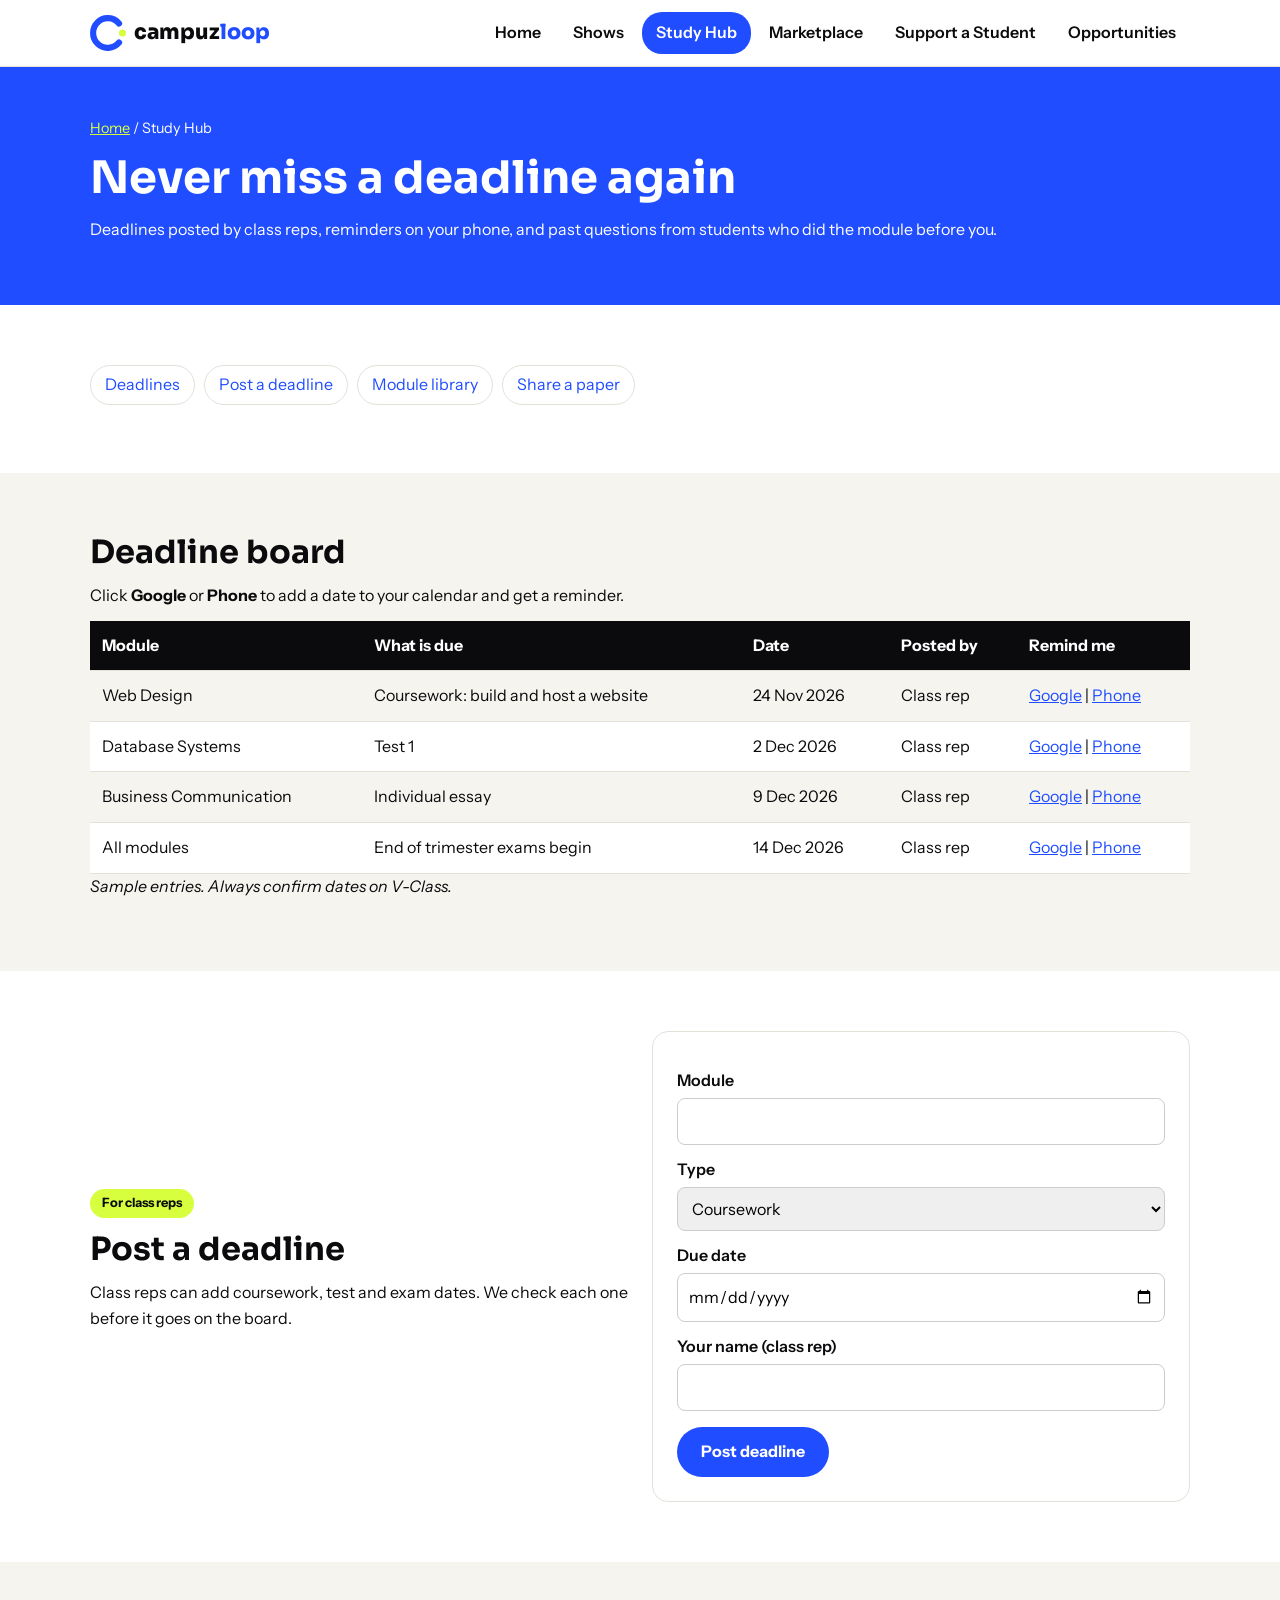
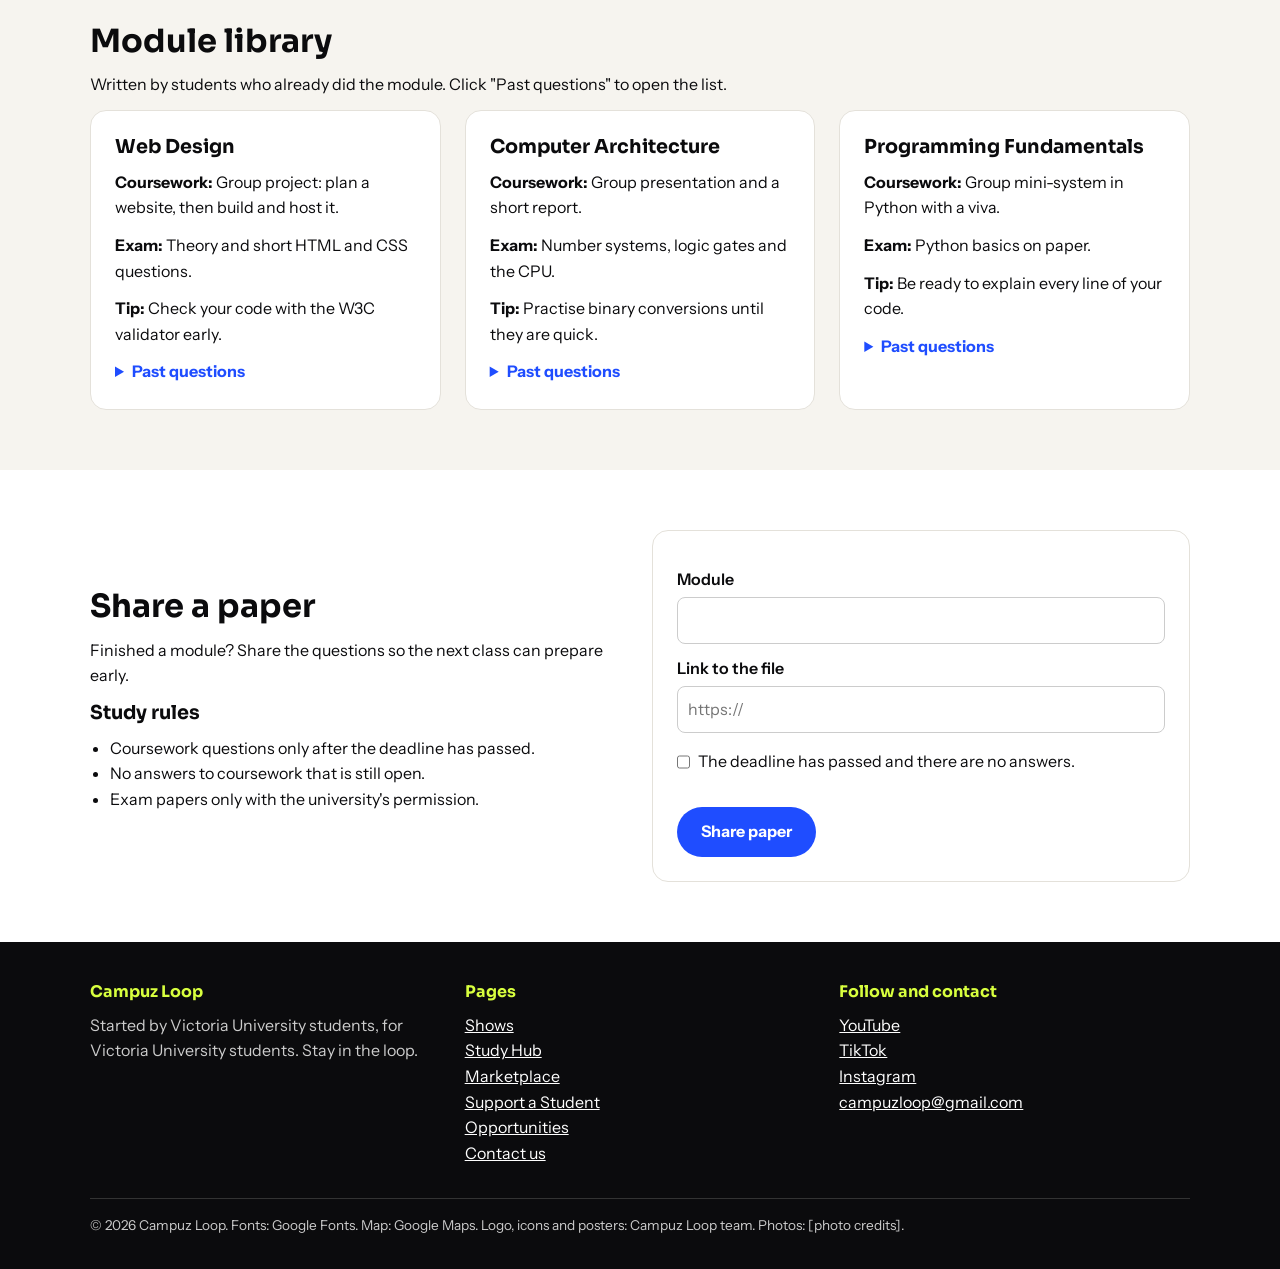
<file: study-hub.html>
<!DOCTYPE html>
<html lang="en">
<head>
  <meta charset="UTF-8">
  <meta name="viewport" content="width=device-width, initial-scale=1.0">
  <title>Campuz Loop | Study Hub</title>
  <meta name="description" content="Coursework and exam deadlines with phone reminders, module guides and past questions.">
  <link rel="icon" href="images/favicon.svg">
  <link rel="stylesheet" href="https://fonts.googleapis.com/css2?family=Instrument+Sans:wght@400;600;700&amp;family=Sora:wght@700;800&amp;display=swap">
  <link rel="stylesheet" href="css/style.css">
</head>
<body>

  <!-- HEADER: logo and menu (the same on every page) -->
  <header>
    <div class="container nav-bar">
      <a href="index.html" class="logo">
        <img src="images/logo.svg" alt="Campuz Loop logo" width="36" height="36">
        <span class="logo-name">campuz<span>loop</span></span>
      </a>

      <!-- phone menu button: a hidden checkbox and its label -->
      <input type="checkbox" id="menu-toggle">
      <label for="menu-toggle" class="menu-icon">&#9776;</label>

      <nav>
        <ul class="menu">
          <li><a href="index.html">Home</a></li>
          <li><a href="shows.html">Shows</a></li>
          <li><a href="study-hub.html" class="active">Study Hub</a></li>
          <li><a href="marketplace.html">Marketplace</a></li>
          <li><a href="support.html">Support a Student</a></li>
          <li><a href="opportunities.html">Opportunities</a></li>
        </ul>
      </nav>
    </div>
  </header>

  <main>

    <!-- PAGE BANNER -->
    <section class="banner">
      <div class="container">
        <p class="breadcrumb"><a href="index.html">Home</a> / Study Hub</p>
        <h1>Never miss a deadline again</h1>
        <p>Deadlines posted by class reps, reminders on your phone, and past questions from students who did the module before you.</p>
      </div>
    </section>

    <!-- JUMP LINKS -->
    <div class="container links section">
      <a href="#deadlines">Deadlines</a>
      <a href="#post">Post a deadline</a>
      <a href="#modules">Module library</a>
      <a href="#share">Share a paper</a>
    </div>

    <!-- DEADLINE BOARD -->
    <section class="section light" id="deadlines">
      <div class="container">
        <h2>Deadline board</h2>
        <p>Click <strong>Google</strong> or <strong>Phone</strong> to add a date to your calendar and get a reminder.</p>
        <div class="table-box">
          <table>
            <tr>
              <th>Module</th>
              <th>What is due</th>
              <th>Date</th>
              <th>Posted by</th>
              <th>Remind me</th>
            </tr>
            <tr>
              <td>Web Design</td>
              <td>Coursework: build and host a website</td>
              <td>24 Nov 2026</td>
              <td>Class rep</td>
              <td><a href="https://calendar.google.com/calendar/render?action=TEMPLATE&amp;text=Web%20Design%3A%20Coursework%3A%20build%20and%20host%20a%20website&amp;dates=20261124/20261125">Google</a> | <a href="calendar/web-design.ics">Phone</a></td>
            </tr>
            <tr>
              <td>Database Systems</td>
              <td>Test 1</td>
              <td>2 Dec 2026</td>
              <td>Class rep</td>
              <td><a href="https://calendar.google.com/calendar/render?action=TEMPLATE&amp;text=Database%20Systems%3A%20Test%201&amp;dates=20261202/20261203">Google</a> | <a href="calendar/database-test.ics">Phone</a></td>
            </tr>
            <tr>
              <td>Business Communication</td>
              <td>Individual essay</td>
              <td>9 Dec 2026</td>
              <td>Class rep</td>
              <td><a href="https://calendar.google.com/calendar/render?action=TEMPLATE&amp;text=Business%20Communication%3A%20Individual%20essay&amp;dates=20261209/20261210">Google</a> | <a href="calendar/business-essay.ics">Phone</a></td>
            </tr>
            <tr>
              <td>All modules</td>
              <td>End of trimester exams begin</td>
              <td>14 Dec 2026</td>
              <td>Class rep</td>
              <td><a href="https://calendar.google.com/calendar/render?action=TEMPLATE&amp;text=All%20modules%3A%20End%20of%20trimester%20exams%20begin&amp;dates=20261214/20261215">Google</a> | <a href="calendar/exams.ics">Phone</a></td>
            </tr>
          </table>
        </div>
        <p><em>Sample entries. Always confirm dates on V-Class.</em></p>
      </div>
    </section>

    <!-- POST A DEADLINE -->
    <section class="section" id="post">
      <div class="container grid-2">
        <div>
          <span class="tag">For class reps</span>
          <h2>Post a deadline</h2>
          <p>Class reps can add coursework, test and exam dates. We check each one before it goes on the board.</p>
        </div>
        <form action="mailto:campuzloop@gmail.com" method="post" enctype="text/plain">
          <label for="module">Module</label>
          <input type="text" id="module" name="module" required>

          <label for="type">Type</label>
          <select id="type" name="type">
            <option>Coursework</option>
            <option>Test</option>
            <option>Exam</option>
          </select>

          <label for="due">Due date</label>
          <input type="date" id="due" name="due" required>

          <label for="rep">Your name (class rep)</label>
          <input type="text" id="rep" name="rep" required>

          <button type="submit" class="btn">Post deadline</button>
        </form>
      </div>
    </section>

    <!-- MODULE LIBRARY -->
    <section class="section light" id="modules">
      <div class="container">
        <h2>Module library</h2>
        <p>Written by students who already did the module. Click "Past questions" to open the list.</p>
        <div class="grid-3">
          <div class="card">
            <h3>Web Design</h3>
            <p><strong>Coursework:</strong> Group project: plan a website, then build and host it.</p>
            <p><strong>Exam:</strong> Theory and short HTML and CSS questions.</p>
            <p><strong>Tip:</strong> Check your code with the W3C validator early.</p>
            <details>
              <summary>Past questions</summary>
              <ol>
              <li>Explain the difference between a class and an id in CSS.</li>
              <li>Write the HTML for a table with a header row.</li>
              <li>Name three ways of adding CSS to a web page.</li>
              </ol>
            </details>
          </div>
          <div class="card">
            <h3>Computer Architecture</h3>
            <p><strong>Coursework:</strong> Group presentation and a short report.</p>
            <p><strong>Exam:</strong> Number systems, logic gates and the CPU.</p>
            <p><strong>Tip:</strong> Practise binary conversions until they are quick.</p>
            <details>
              <summary>Past questions</summary>
              <ol>
              <li>Explain the fetch, decode, execute cycle.</li>
              <li>Convert 156 to binary.</li>
              <li>Compare RISC and CISC processors.</li>
              </ol>
            </details>
          </div>
          <div class="card">
            <h3>Programming Fundamentals</h3>
            <p><strong>Coursework:</strong> Group mini-system in Python with a viva.</p>
            <p><strong>Exam:</strong> Python basics on paper.</p>
            <p><strong>Tip:</strong> Be ready to explain every line of your code.</p>
            <details>
              <summary>Past questions</summary>
              <ol>
              <li>Write a program that turns a mark into a grade.</li>
              <li>Explain the difference between a list and a tuple.</li>
              <li>Use a loop to add the numbers 1 to 100.</li>
              </ol>
            </details>
          </div>
        </div>
      </div>
    </section>

    <!-- SHARE A PAPER -->
    <section class="section" id="share">
      <div class="container grid-2">
        <div>
          <h2>Share a paper</h2>
          <p>Finished a module? Share the questions so the next class can prepare early.</p>
          <h3>Study rules</h3>
          <ul>
            <li>Coursework questions only after the deadline has passed.</li>
            <li>No answers to coursework that is still open.</li>
            <li>Exam papers only with the university's permission.</li>
          </ul>
        </div>
        <form action="mailto:campuzloop@gmail.com" method="post" enctype="text/plain">
          <label for="paper-module">Module</label>
          <input type="text" id="paper-module" name="module" required>

          <label for="link">Link to the file</label>
          <input type="url" id="link" name="link" placeholder="https://" required>

          <label class="check"><input type="checkbox" name="rules" required> The deadline has passed and there are no answers.</label>
          <button type="submit" class="btn">Share paper</button>
        </form>
      </div>
    </section>

  </main>

  <!-- FOOTER (the same on every page) -->
  <footer>
    <div class="container grid-3">
      <div>
        <h2>Campuz Loop</h2>
        <p>Started by Victoria University students, for Victoria University students. Stay in the loop.</p>
      </div>
      <div>
        <h2>Pages</h2>
        <ul>
          <li><a href="shows.html">Shows</a></li>
          <li><a href="study-hub.html">Study Hub</a></li>
          <li><a href="marketplace.html">Marketplace</a></li>
          <li><a href="support.html">Support a Student</a></li>
          <li><a href="opportunities.html">Opportunities</a></li>
          <li><a href="index.html#contact">Contact us</a></li>
        </ul>
      </div>
      <div>
        <h2>Follow and contact</h2>
        <ul>
          <li><a href="https://www.youtube.com/@campuzloop">YouTube</a></li>
          <li><a href="https://www.tiktok.com/@campuzloop">TikTok</a></li>
          <li><a href="https://www.instagram.com/campuzloop">Instagram</a></li>
          <li><a href="mailto:campuzloop@gmail.com">campuzloop@gmail.com</a></li>
        </ul>
      </div>
    </div>
    <div class="container copyright">
      <p>&copy; 2026 Campuz Loop. Fonts: Google Fonts. Map: Google Maps. Logo, icons and posters: Campuz Loop team. Photos: [photo credits].</p>
    </div>
  </footer>

</body>
</html>
</file>
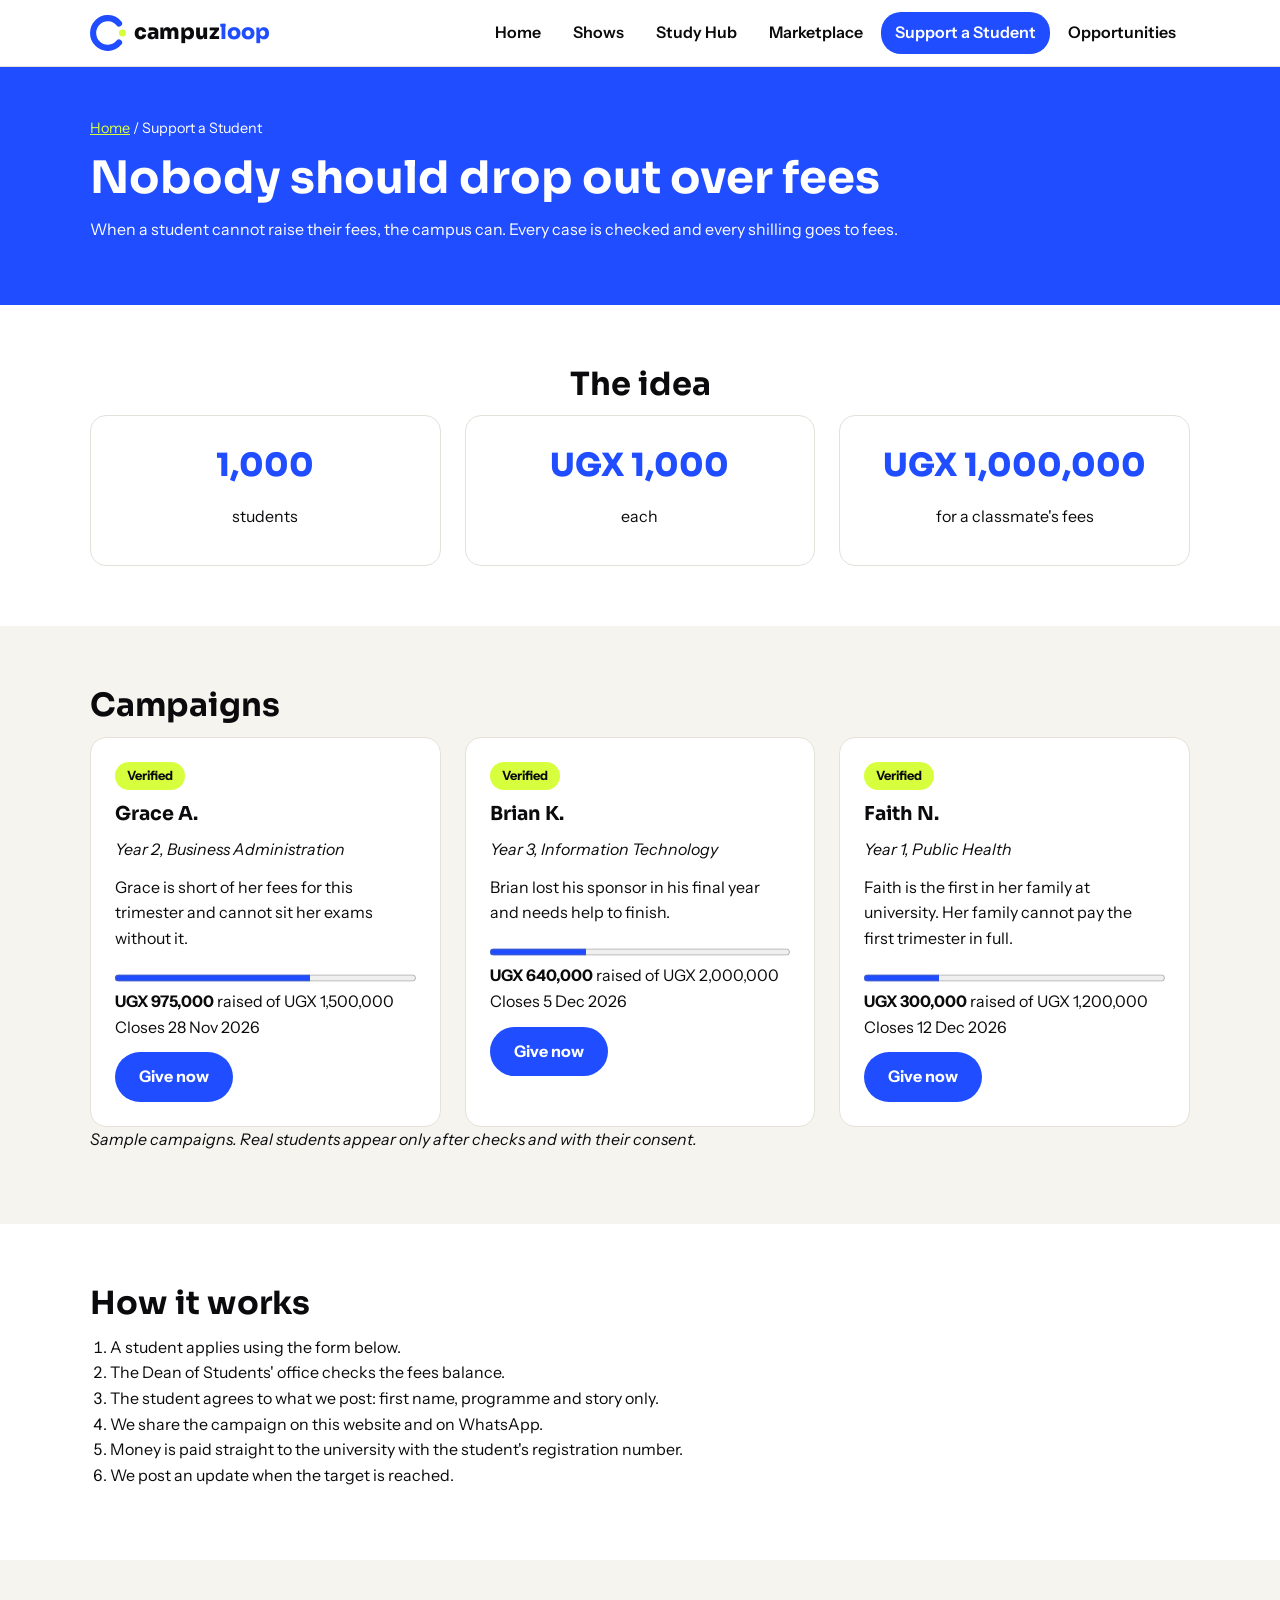
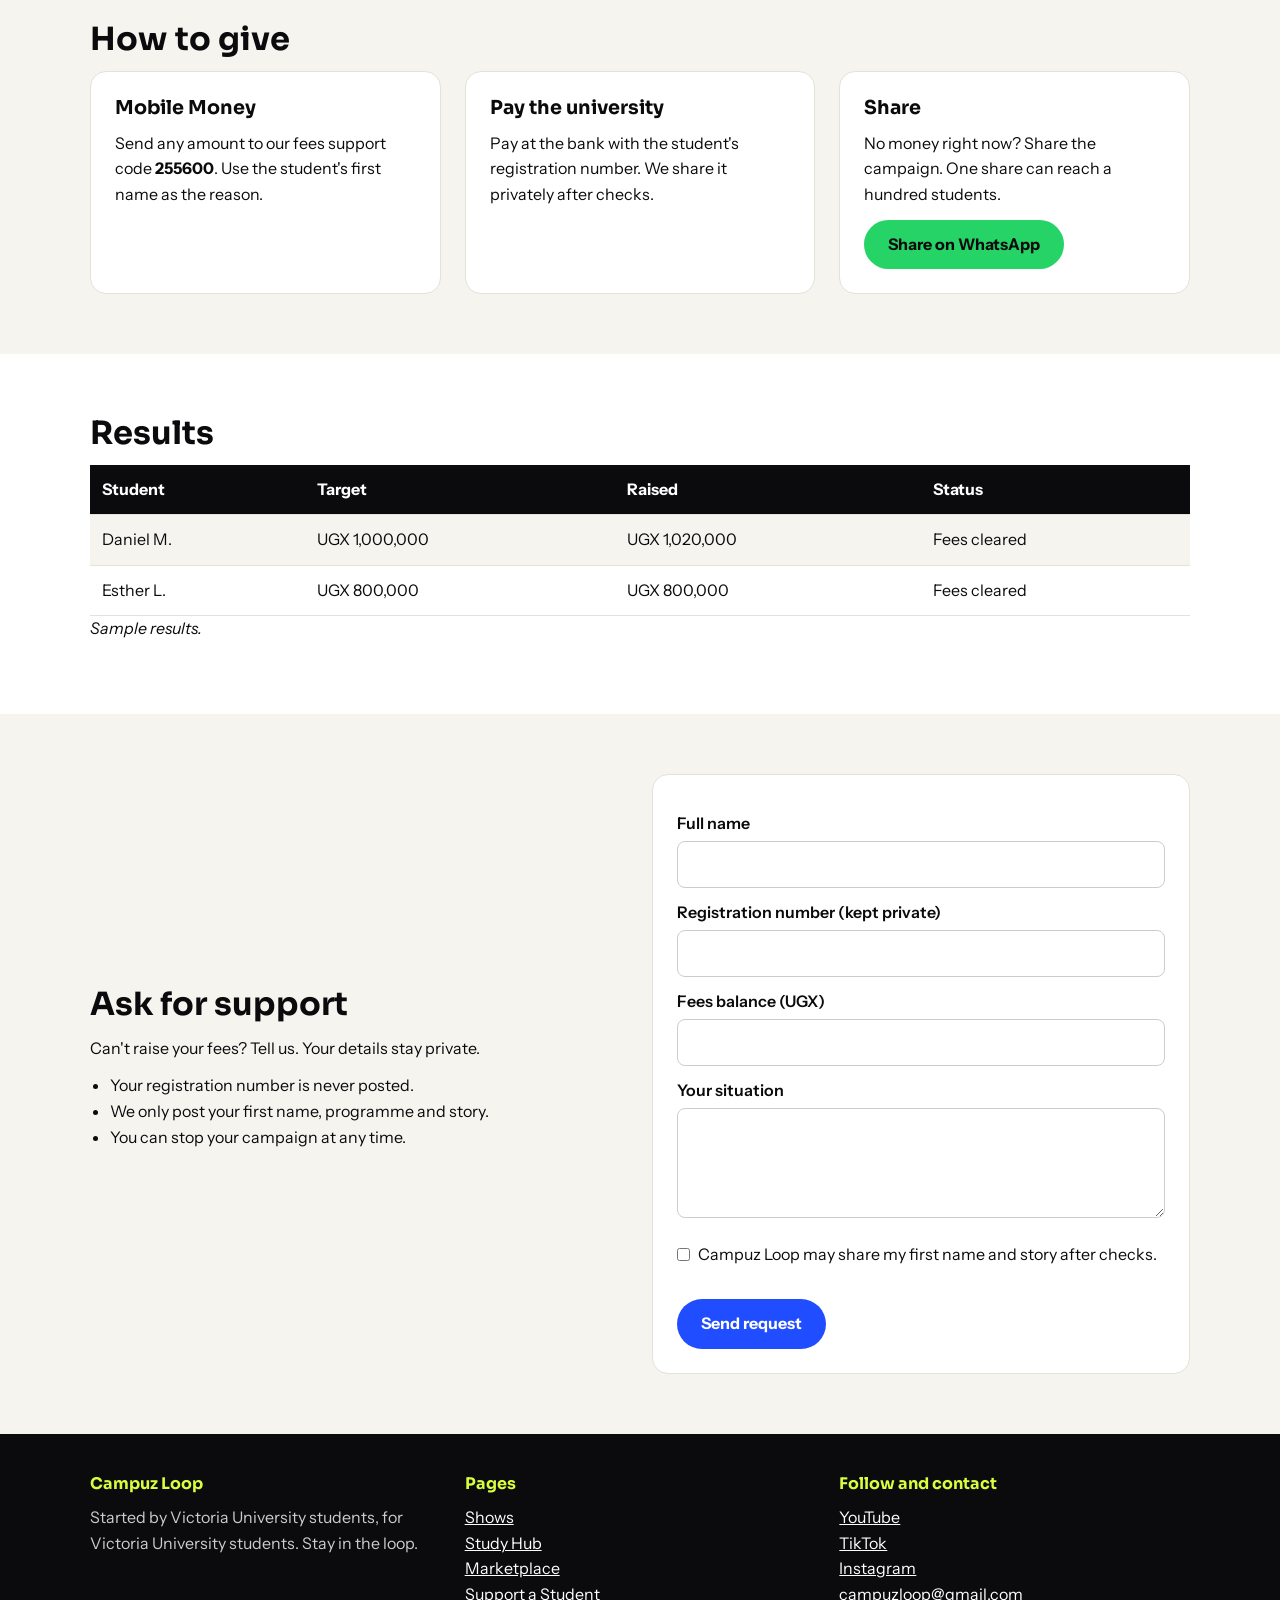
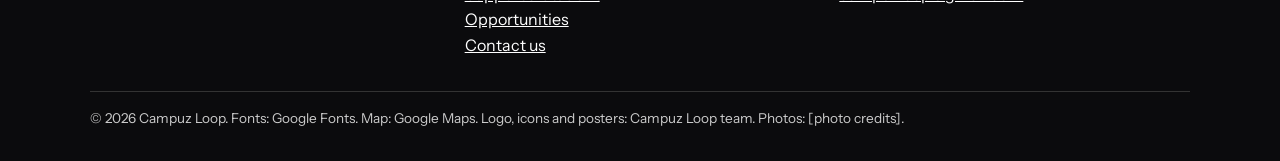
<file: support.html>
<!DOCTYPE html>
<html lang="en">
<head>
  <meta charset="UTF-8">
  <meta name="viewport" content="width=device-width, initial-scale=1.0">
  <title>Campuz Loop | Support a Student</title>
  <meta name="description" content="Verified fundraising for Victoria University students who cannot raise their fees.">
  <link rel="icon" href="images/favicon.svg">
  <link rel="stylesheet" href="https://fonts.googleapis.com/css2?family=Instrument+Sans:wght@400;600;700&amp;family=Sora:wght@700;800&amp;display=swap">
  <link rel="stylesheet" href="css/style.css">
</head>
<body>

  <!-- HEADER: logo and menu (the same on every page) -->
  <header>
    <div class="container nav-bar">
      <a href="index.html" class="logo">
        <img src="images/logo.svg" alt="Campuz Loop logo" width="36" height="36">
        <span class="logo-name">campuz<span>loop</span></span>
      </a>

      <!-- phone menu button: a hidden checkbox and its label -->
      <input type="checkbox" id="menu-toggle">
      <label for="menu-toggle" class="menu-icon">&#9776;</label>

      <nav>
        <ul class="menu">
          <li><a href="index.html">Home</a></li>
          <li><a href="shows.html">Shows</a></li>
          <li><a href="study-hub.html">Study Hub</a></li>
          <li><a href="marketplace.html">Marketplace</a></li>
          <li><a href="support.html" class="active">Support a Student</a></li>
          <li><a href="opportunities.html">Opportunities</a></li>
        </ul>
      </nav>
    </div>
  </header>

  <main>

    <!-- PAGE BANNER -->
    <section class="banner">
      <div class="container">
        <p class="breadcrumb"><a href="index.html">Home</a> / Support a Student</p>
        <h1>Nobody should drop out over fees</h1>
        <p>When a student cannot raise their fees, the campus can. Every case is checked and every shilling goes to fees.</p>
      </div>
    </section>

    <!-- THE IDEA -->
    <section class="section">
      <div class="container center">
        <h2>The idea</h2>
        <div class="grid-3">
          <div class="card">
            <p class="number">1,000</p>
            <p>students</p>
          </div>
          <div class="card">
            <p class="number">UGX 1,000</p>
            <p>each</p>
          </div>
          <div class="card">
            <p class="number">UGX 1,000,000</p>
            <p>for a classmate's fees</p>
          </div>
        </div>
      </div>
    </section>

    <!-- CAMPAIGNS -->
    <section class="section light">
      <div class="container">
        <h2>Campaigns</h2>
        <div class="grid-3">
          <div class="card">
            <span class="tag">Verified</span>
            <h3>Grace A.</h3>
            <p><em>Year 2, Business Administration</em></p>
            <p>Grace is short of her fees for this trimester and cannot sit her exams without it.</p>
            <progress value="975000" max="1500000"></progress>
            <p><strong>UGX 975,000</strong> raised of UGX 1,500,000<br>Closes 28 Nov 2026</p>
            <a href="#give" class="btn">Give now</a>
          </div>
          <div class="card">
            <span class="tag">Verified</span>
            <h3>Brian K.</h3>
            <p><em>Year 3, Information Technology</em></p>
            <p>Brian lost his sponsor in his final year and needs help to finish.</p>
            <progress value="640000" max="2000000"></progress>
            <p><strong>UGX 640,000</strong> raised of UGX 2,000,000<br>Closes 5 Dec 2026</p>
            <a href="#give" class="btn">Give now</a>
          </div>
          <div class="card">
            <span class="tag">Verified</span>
            <h3>Faith N.</h3>
            <p><em>Year 1, Public Health</em></p>
            <p>Faith is the first in her family at university. Her family cannot pay the first trimester in full.</p>
            <progress value="300000" max="1200000"></progress>
            <p><strong>UGX 300,000</strong> raised of UGX 1,200,000<br>Closes 12 Dec 2026</p>
            <a href="#give" class="btn">Give now</a>
          </div>
        </div>
        <p><em>Sample campaigns. Real students appear only after checks and with their consent.</em></p>
      </div>
    </section>

    <!-- HOW IT WORKS -->
    <section class="section">
      <div class="container">
        <h2>How it works</h2>
        <ol>
          <li>A student applies using the form below.</li>
          <li>The Dean of Students' office checks the fees balance.</li>
          <li>The student agrees to what we post: first name, programme and story only.</li>
          <li>We share the campaign on this website and on WhatsApp.</li>
          <li>Money is paid straight to the university with the student's registration number.</li>
          <li>We post an update when the target is reached.</li>
        </ol>
      </div>
    </section>

    <!-- HOW TO GIVE -->
    <section class="section light" id="give">
      <div class="container">
        <h2>How to give</h2>
        <div class="grid-3">
          <div class="card">
            <h3>Mobile Money</h3>
            <p>Send any amount to our fees support code <strong>255600</strong>. Use the student's first name as the reason.</p>
          </div>
          <div class="card">
            <h3>Pay the university</h3>
            <p>Pay at the bank with the student's registration number. We share it privately after checks.</p>
          </div>
          <div class="card">
            <h3>Share</h3>
            <p>No money right now? Share the campaign. One share can reach a hundred students.</p>
            <a href="https://wa.me/?text=Help%20a%20Victoria%20University%20student%20with%20fees%20on%20Campuz%20Loop" class="btn btn-green">Share on WhatsApp</a>
          </div>
        </div>
      </div>
    </section>

    <!-- RESULTS -->
    <section class="section">
      <div class="container">
        <h2>Results</h2>
        <div class="table-box">
          <table>
            <tr>
              <th>Student</th>
              <th>Target</th>
              <th>Raised</th>
              <th>Status</th>
            </tr>
            <tr>
              <td>Daniel M.</td>
              <td>UGX 1,000,000</td>
              <td>UGX 1,020,000</td>
              <td>Fees cleared</td>
            </tr>
            <tr>
              <td>Esther L.</td>
              <td>UGX 800,000</td>
              <td>UGX 800,000</td>
              <td>Fees cleared</td>
            </tr>
          </table>
        </div>
        <p><em>Sample results.</em></p>
      </div>
    </section>

    <!-- ASK FOR SUPPORT -->
    <section class="section light">
      <div class="container grid-2">
        <div>
          <h2>Ask for support</h2>
          <p>Can't raise your fees? Tell us. Your details stay private.</p>
          <ul>
            <li>Your registration number is never posted.</li>
            <li>We only post your first name, programme and story.</li>
            <li>You can stop your campaign at any time.</li>
          </ul>
        </div>
        <form action="mailto:campuzloop@gmail.com" method="post" enctype="text/plain">
          <label for="full-name">Full name</label>
          <input type="text" id="full-name" name="name" required>

          <label for="reg">Registration number (kept private)</label>
          <input type="text" id="reg" name="reg" required>

          <label for="balance">Fees balance (UGX)</label>
          <input type="number" id="balance" name="balance" min="0" required>

          <label for="story">Your situation</label>
          <textarea id="story" name="story" required></textarea>

          <label class="check"><input type="checkbox" name="consent" required> Campuz Loop may share my first name and story after checks.</label>
          <button type="submit" class="btn">Send request</button>
        </form>
      </div>
    </section>

  </main>

  <!-- FOOTER (the same on every page) -->
  <footer>
    <div class="container grid-3">
      <div>
        <h2>Campuz Loop</h2>
        <p>Started by Victoria University students, for Victoria University students. Stay in the loop.</p>
      </div>
      <div>
        <h2>Pages</h2>
        <ul>
          <li><a href="shows.html">Shows</a></li>
          <li><a href="study-hub.html">Study Hub</a></li>
          <li><a href="marketplace.html">Marketplace</a></li>
          <li><a href="support.html">Support a Student</a></li>
          <li><a href="opportunities.html">Opportunities</a></li>
          <li><a href="index.html#contact">Contact us</a></li>
        </ul>
      </div>
      <div>
        <h2>Follow and contact</h2>
        <ul>
          <li><a href="https://www.youtube.com/@campuzloop">YouTube</a></li>
          <li><a href="https://www.tiktok.com/@campuzloop">TikTok</a></li>
          <li><a href="https://www.instagram.com/campuzloop">Instagram</a></li>
          <li><a href="mailto:campuzloop@gmail.com">campuzloop@gmail.com</a></li>
        </ul>
      </div>
    </div>
    <div class="container copyright">
      <p>&copy; 2026 Campuz Loop. Fonts: Google Fonts. Map: Google Maps. Logo, icons and posters: Campuz Loop team. Photos: [photo credits].</p>
    </div>
  </footer>

</body>
</html>
</file>
<file: css/style.css>
/* =========================================================
   CAMPUZ LOOP - one stylesheet for all 6 pages
   ========================================================= */


/* 1. COLOURS (variables we can reuse everywhere) */
:root {
  --blue: #1F4DFF;
  --lime: #D8FF3E;
  --dark: #0B0B0D;
  --grey: #5E5B55;
  --light: #F6F4EF;
  --line: #E4E1DA;
  --white: #FFFFFF;
}


/* 2. BASIC PAGE SETUP */
* {
  box-sizing: border-box;
  margin: 0;
  padding: 0;
}

body {
  font-family: 'Instrument Sans', Arial, sans-serif;
  color: var(--dark);
  line-height: 1.6;
}

h1, h2, h3 {
  font-family: 'Sora', Arial, sans-serif;
  line-height: 1.2;
  margin-bottom: 12px;
}

h1 { font-size: 2.8rem; }
h2 { font-size: 2rem; }
h3 { font-size: 1.2rem; }

p {
  margin-bottom: 12px;
}

ul, ol {
  padding-left: 20px;
  margin-bottom: 12px;
}

img {
  max-width: 100%;
  height: auto;
  display: block;
  border-radius: 14px;
}

a {
  color: var(--blue);
}


/* 3. LAYOUT */
.container {
  width: 90%;
  max-width: 1100px;
  margin: 0 auto;
}

.section {
  padding: 60px 0;
}

.light {
  background-color: var(--light);
}

.center {
  text-align: center;
}

.grid-2,
.grid-3,
.grid-4 {
  display: grid;
  gap: 24px;
}

.grid-2 { grid-template-columns: 1fr 1fr; align-items: center; }
.grid-3 { grid-template-columns: repeat(3, 1fr); }
.grid-4 { grid-template-columns: repeat(4, 1fr); }


/* 4. BUTTONS AND TAGS */
.btn {
  display: inline-block;
  background-color: var(--blue);
  color: var(--white);
  padding: 12px 24px;
  border: none;
  border-radius: 30px;
  font: inherit;
  font-weight: bold;
  text-decoration: none;
  cursor: pointer;
  transition: 0.3s;
}

.btn:hover {
  background-color: var(--dark);
  transform: translateY(-3px);
}

.btn-lime {
  background-color: var(--lime);
  color: var(--dark);
}

.btn-white {
  background-color: var(--white);
  color: var(--blue);
}

.btn-green {
  background-color: #25D366;
  color: var(--dark);
}

.tag {
  display: inline-block;
  background-color: var(--lime);
  color: var(--dark);
  padding: 4px 12px;
  border-radius: 20px;
  font-size: 0.8rem;
  font-weight: bold;
  margin-bottom: 12px;
}

.links a {
  display: inline-block;
  border: 1px solid var(--line);
  background-color: var(--white);
  padding: 6px 14px;
  border-radius: 20px;
  margin: 0 6px 8px 0;
  text-decoration: none;
}


/* 5. HEADER AND MENU */
header {
  background-color: var(--white);
  border-bottom: 1px solid var(--line);
  position: sticky;
  top: 0;
  z-index: 10;
}

.nav-bar {
  display: flex;
  justify-content: space-between;
  align-items: center;
  padding: 12px 0;
  position: relative;
}

.logo {
  display: flex;
  align-items: center;
  gap: 8px;
  font-family: 'Sora', Arial, sans-serif;
  font-size: 1.3rem;
  font-weight: 800;
  color: var(--dark);
  text-decoration: none;
}

.logo img {
  border-radius: 0;
}

.logo-name span {
  color: var(--blue);
}

.menu {
  display: flex;
  gap: 4px;
  list-style: none;
  padding: 0;
  margin: 0;
}

.menu a {
  display: block;
  padding: 8px 14px;
  border-radius: 20px;
  color: var(--dark);
  font-weight: 600;
  text-decoration: none;
  transition: 0.3s;
}

.menu a:hover {
  background-color: var(--light);
}

.menu a.active {
  background-color: var(--blue);
  color: var(--white);
}

/* the phone menu button is hidden on big screens */
#menu-toggle,
.menu-icon {
  display: none;
}


/* 6. HERO (HOME) AND BANNER (OTHER PAGES) */
.hero,
.banner {
  background-color: var(--blue);
  color: var(--white);
}

.hero {
  padding: 70px 0;
}

.hero h1 span {
  color: var(--lime);
}

.banner {
  padding: 50px 0;
}

.banner a {
  color: var(--lime);
}

.breadcrumb {
  font-size: 0.9rem;
}


/* 7. CARDS */
.card {
  background-color: var(--white);
  border: 1px solid var(--line);
  border-radius: 16px;
  padding: 24px;
  transition: 0.3s;
}

.card:hover {
  transform: translateY(-5px);
  box-shadow: 0 10px 25px rgba(0, 0, 0, 0.1);
}

.icon {
  width: 56px;
  margin-bottom: 12px;
}

.price {
  color: var(--blue);
  font-size: 1.2rem;
  font-weight: bold;
}

.number {
  font-family: 'Sora', Arial, sans-serif;
  font-size: 2rem;
  font-weight: 800;
  color: var(--blue);
}


/* 8. TABLES */
.table-box {
  overflow-x: auto;
}

table {
  width: 100%;
  border-collapse: collapse;
  background-color: var(--white);
}

th, td {
  padding: 12px;
  text-align: left;
  border-bottom: 1px solid var(--line);
}

th {
  background-color: var(--dark);
  color: var(--white);
}

tr:nth-child(even) {
  background-color: var(--light);
}


/* 9. FORMS */
form {
  background-color: var(--white);
  border: 1px solid var(--line);
  border-radius: 16px;
  padding: 24px;
}

label {
  display: block;
  font-weight: 600;
  margin: 12px 0 4px;
}

input,
select,
textarea {
  width: 100%;
  padding: 10px;
  border: 1px solid #CCCCCC;
  border-radius: 8px;
  font: inherit;
}

textarea {
  height: 110px;
}

.check {
  display: flex;
  gap: 8px;
  font-weight: normal;
  margin: 16px 0;
}

.check input {
  width: auto;
}

form .btn {
  margin-top: 16px;
}

iframe {
  width: 100%;
  border: 0;
  border-radius: 14px;
}


/* 10. PROGRESS BARS AND OPEN/CLOSE BOXES */
progress {
  width: 100%;
  height: 14px;
  accent-color: var(--blue);
}

summary {
  color: var(--blue);
  font-weight: bold;
  cursor: pointer;
}


/* 11. FOOTER */
footer {
  background-color: var(--dark);
  color: #CCCCCC;
  padding: 40px 0 20px;
}

footer h2 {
  color: var(--lime);
  font-size: 1rem;
}

footer ul {
  list-style: none;
  padding: 0;
}

footer a {
  color: var(--white);
}

.copyright {
  border-top: 1px solid #333333;
  margin-top: 20px;
  padding-top: 16px;
  font-size: 0.85rem;
}


/* 12. TABLETS AND PHONES */
@media (max-width: 900px) {
  .grid-4 { grid-template-columns: 1fr 1fr; }

  /* show the phone menu button */
  .menu-icon {
    display: block;
    font-size: 1.8rem;
    cursor: pointer;
  }

  /* hide the menu until the button is clicked */
  .menu {
    display: none;
    position: absolute;
    top: 100%;
    left: 0;
    right: 0;
    flex-direction: column;
    background-color: var(--white);
    padding: 10px;
    border-bottom: 1px solid var(--line);
  }

  #menu-toggle:checked ~ nav .menu {
    display: flex;
  }
}

@media (max-width: 600px) {
  .grid-2,
  .grid-3,
  .grid-4 { grid-template-columns: 1fr; }

  h1 { font-size: 2rem; }
  h2 { font-size: 1.6rem; }
}
</file>
